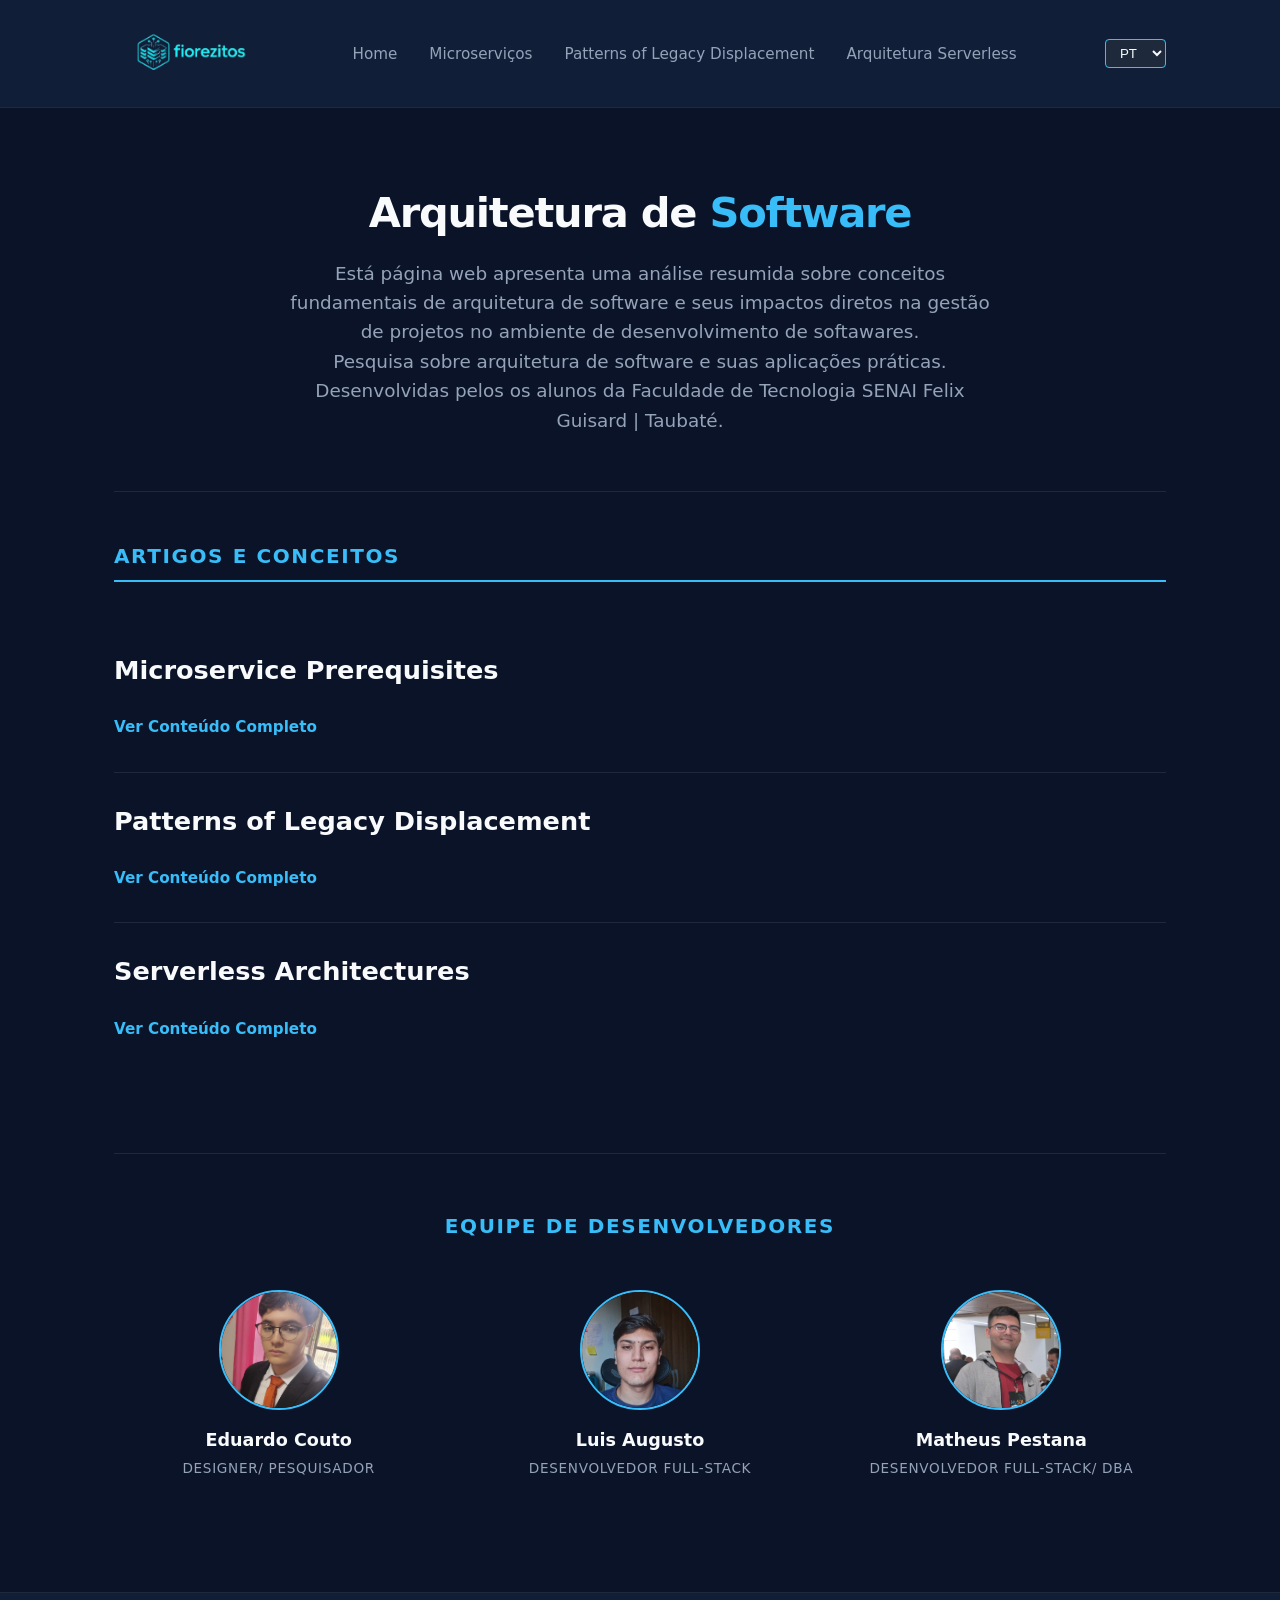
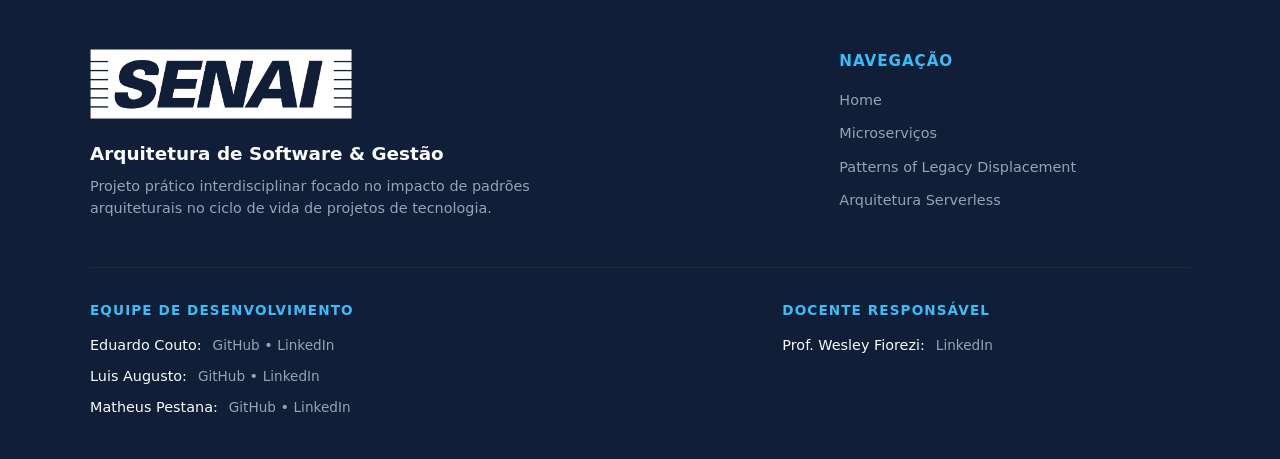
<file: index.html>
<!DOCTYPE html>
<html lang="pt-BR">
<head>
    <meta charset="UTF-8">
    <meta name="viewport" content="width=device-width, initial-scale=1.0">
    <link rel="icon" href="img/logo_oficial1.png" type="image/x-icon">
    <link rel="stylesheet" href="css/index.css">
    <title data-i18n="page_title_index">Arquitetura de Software</title>
</head>
<body>
    <header>
        <nav class="navbar">
            <ul>
                <img src="img/logo_weboficial.png" alt="Logo do site" class="logo">
                <li><a href="index.html" data-i18n="nav_home">Home</a></li>
                <li><a href="microsservicos.html" data-i18n="nav_microservices">Microserviços</a></li>
                <li><a href="sistemasLegados.html" data-i18n="nav_legacy">Patterns of Legacy Displacement</a></li>
                <li><a href="Arquiteturas_sem_servidor.html" data-i18n="nav_serverless">Arquitetura Serverless</a></li>
                <!-- Seletor de Idioma -->
                <li style="margin-left: auto;">
                    <select id="language-select" style="background: #1e293b; color: #f8fafc; border: 1px solid #38bdf8; padding: 5px 10px; border-radius: 4px; cursor: pointer;">
                        <option value="pt">PT</option>
                        <option value="en">EN</option>
                    </select>
                </li>
            </ul>
        </nav>
    </header>
    <main>
        <section id="apresentacao">
            <h1 data-i18n="index_hero_title">Arquitetura de <strong class="titulo_colorido">Software</strong></h1>
            <p data-i18n="index_hero_p1">Está página web apresenta uma análise resumida sobre conceitos fundamentais de arquitetura de software e seus impactos diretos na gestão de projetos no ambiente de desenvolvimento de softawares.</p>
            <p data-i18n="index_hero_p2">Pesquisa sobre arquitetura de software e suas aplicações práticas. Desenvolvidas pelos os alunos da Faculdade de Tecnologia SENAI Felix Guisard | Taubaté.</p>
        </section>

        <section id="artigos">
            <h2 data-i18n="index_articles_h2">Artigos e Conceitos</h2>

            <article class="card">
                <h3>Microservice Prerequisites</h3>
                <p></p>
                <a href="https://martinfowler.com/bliki/MicroservicePrerequisites.html" data-i18n="read_full">Ver Conteúdo Completo</a>
            </article>

            <article class="card">
                <h3>Patterns of Legacy Displacement</h3>
                <p></p>
                <a href="https://martinfowler.com/articles/patterns-legacy-displacement/" data-i18n="read_full">Ver Conteúdo Completo</a>
            </article>

            <article class="card">
                <h3>Serverless Architectures</h3>
                <p></p>
                <a href="https://martinfowler.com/articles/serverless.html" data-i18n="read_full">Ver Conteúdo Completo</a>
            </article>
        </section>

        <section id="equipe">
            <h2 data-i18n="index_team_h2">Equipe de Desenvolvedores</h2>
            <ul>
                <li>
                    <img src="img/eduardo_perfil.jpeg" alt="Foto de Eduardo Couto" width="150">
                    <p>Eduardo Couto</p>
                    <p data-i18n="role_designer">Designer/ Pesquisador</p>
                </li>
                <li>
                    <img src="img/luis_perfil.jpeg" alt="Foto de Luis Augusto" width="150">
                    <p>Luis Augusto</p>
                    <p data-i18n="role_fullstack">Desenvolvedor Full-Stack</p>
                </li>
                <li>
                    <img src="img/matheus_perfil03.jpeg" alt="Foto de Matheus Pestana" width="150">
                    <p>Matheus Pestana</p>
                    <p data-i18n="role_dba">Desenvolvedor Full-Stack/ DBA</p>
                </li>
            </ul>
        </section>
    </main>

    <footer class="main-footer">
        <div class="footer-container">
            <div class="footer-brand">
                <img src="img/logos_senai_branco.png" alt="Logo SENAI" class="logo-senai">
                <h3 data-i18n="footer_brand_h3">Arquitetura de Software & Gestão</h3>
                <p data-i18n="footer_brand_p">Projeto prático interdisciplinar focado no impacto de padrões arquiteturais no ciclo de vida de projetos de tecnologia.</p>
            </div>
            
            <div class="footer-links">
                <h4 data-i18n="footer_nav">Navegação</h4>
                <ul>
                    <li><a href="index.html" data-i18n="nav_home">Home</a></li>
                    <li><a href="microsservicos.html" data-i18n="nav_microservices">Microserviços</a></li>
                    <li><a href="sistemasLegados.html" data-i18n="nav_legacy">Patterns of Legacy Displacement</a></li>
                    <li><a href="Arquiteturas_sem_servidor.html" data-i18n="nav_serverless">Arquitetura Serverless</a></li>
                </ul>
            </div>
            
            <div class="footer-socials">
                <div class="social-group">
                    <h4 data-i18n="footer_team">Equipe de Desenvolvimento</h4>
                    <ul class="social-list">
                        <li><span class="member-name">Eduardo Couto:</span> <a href="https://github.com/Azumii20" target="_blank">GitHub</a> &bull; <a href="https://www.linkedin.com/in/eduardo-couto-a0a858279/?isSelfProfile=true" target="_blank">LinkedIn</a></li>
                        <li><span class="member-name">Luis Augusto:</span> <a href="https://github.com/Augustoluissilva" target="_blank">GitHub</a> &bull; <a href="https://www.linkedin.com/in/luis-augusto-santos-silva/" target="_blank">LinkedIn</a></li>
                        <li><span class="member-name">Matheus Pestana:</span> <a href="https://github.com/matheus-pestana" target="_blank">GitHub</a> &bull; <a href="https://www.linkedin.com/in/matheus-arcangelo?utm_source=share_via&utm_content=profile&utm_medium=member_android" target="_blank">LinkedIn</a></li>
                    </ul>
                </div>
                <div class="social-group docente">
                    <h4 data-i18n="footer_teacher">Docente Responsável</h4>
                    <p class="docente-info"><span class="member-name">Prof. Wesley Fiorezi:</span> <a href="https://www.linkedin.com/in/wesley-fioreze/" target="_blank">LinkedIn</a></p>
                </div>
            </div>
        </div>
    </footer>

    <!-- Script de Tradução -->
    <script src="js/translate.js"></script>
</body>
</html>
</file>
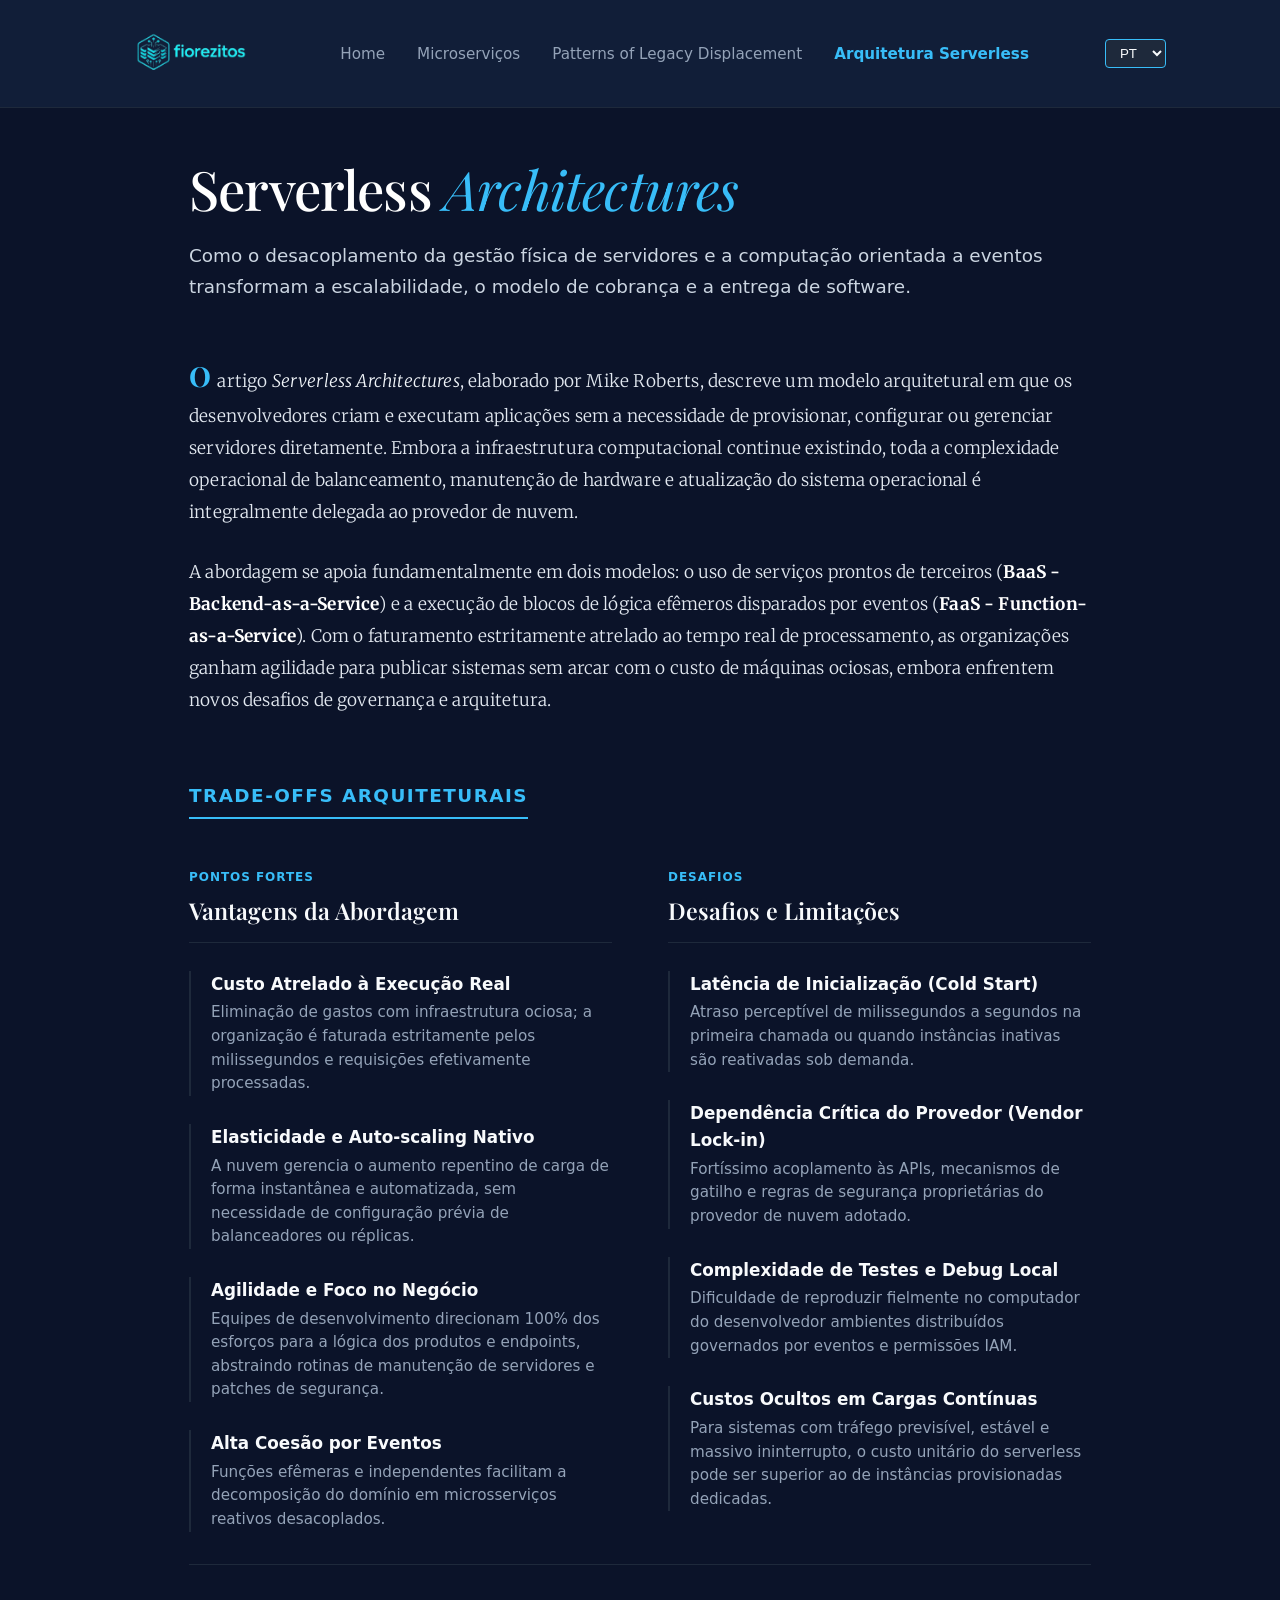
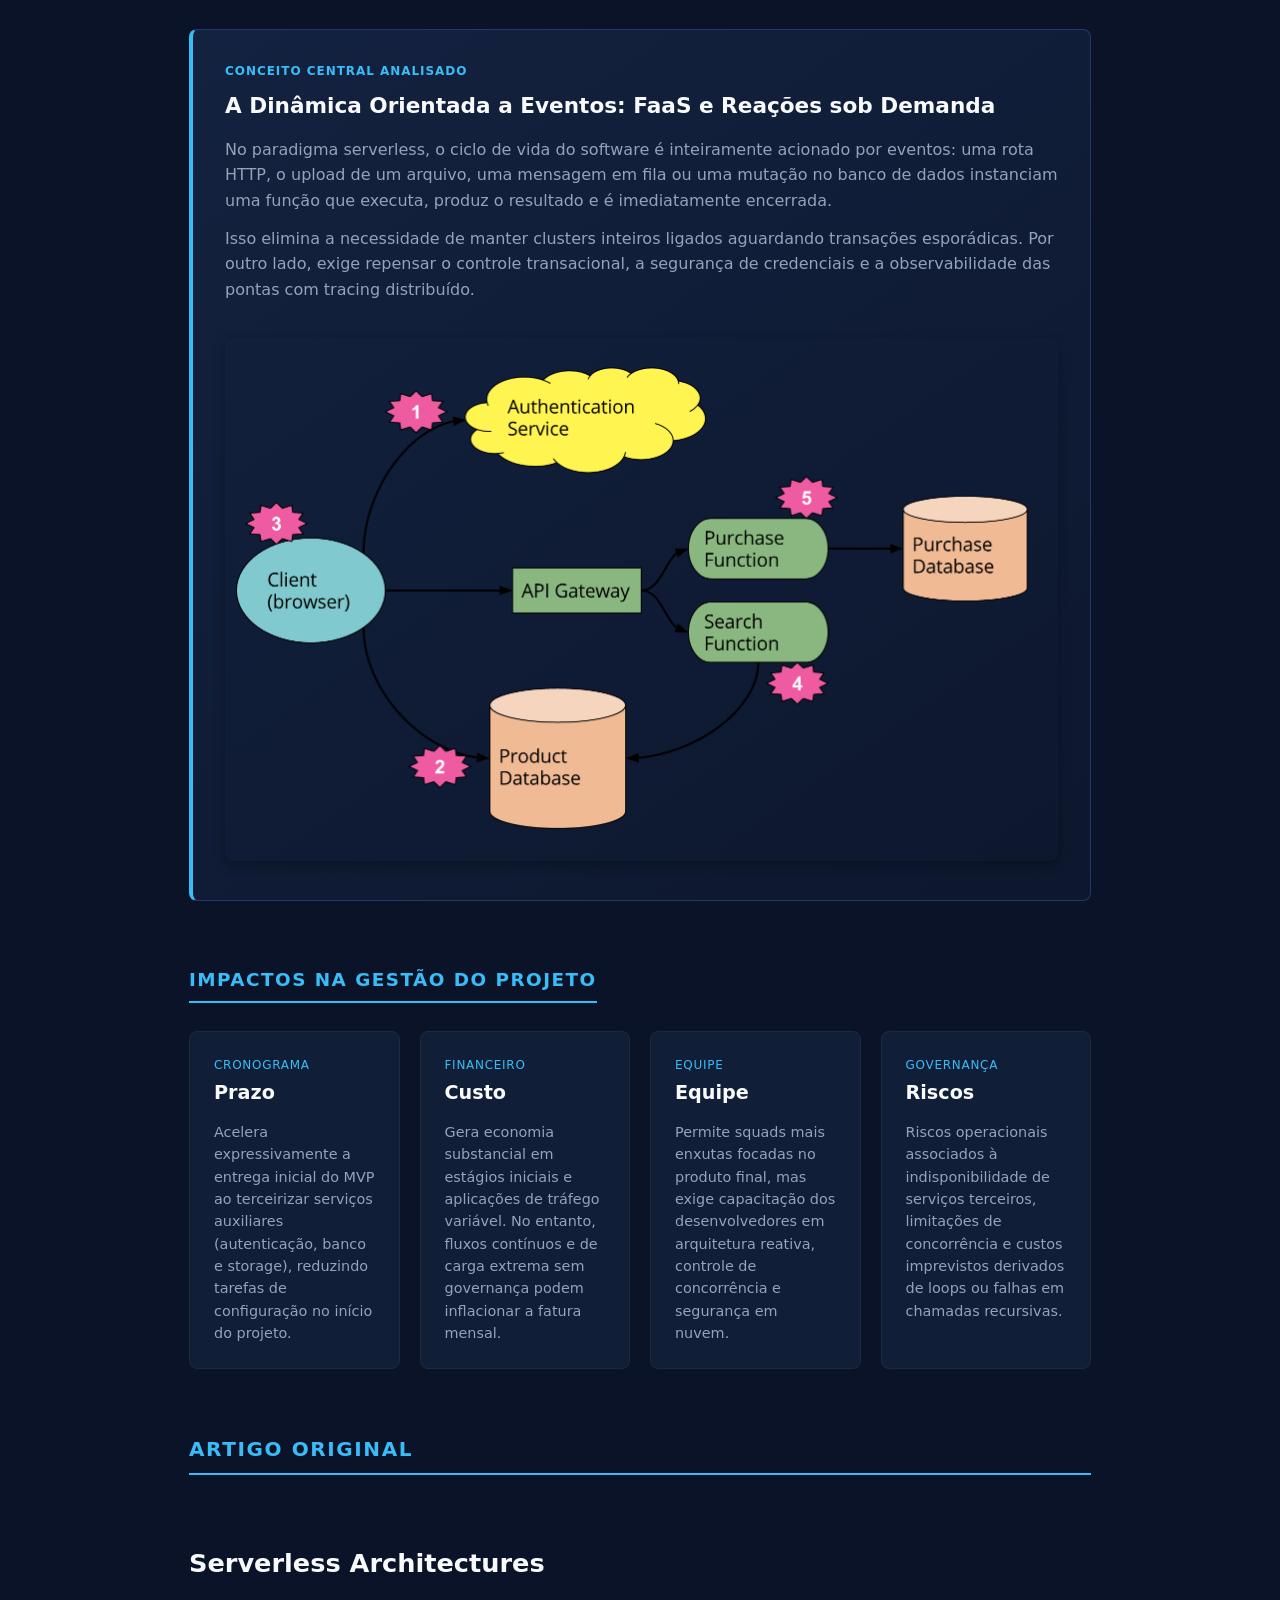
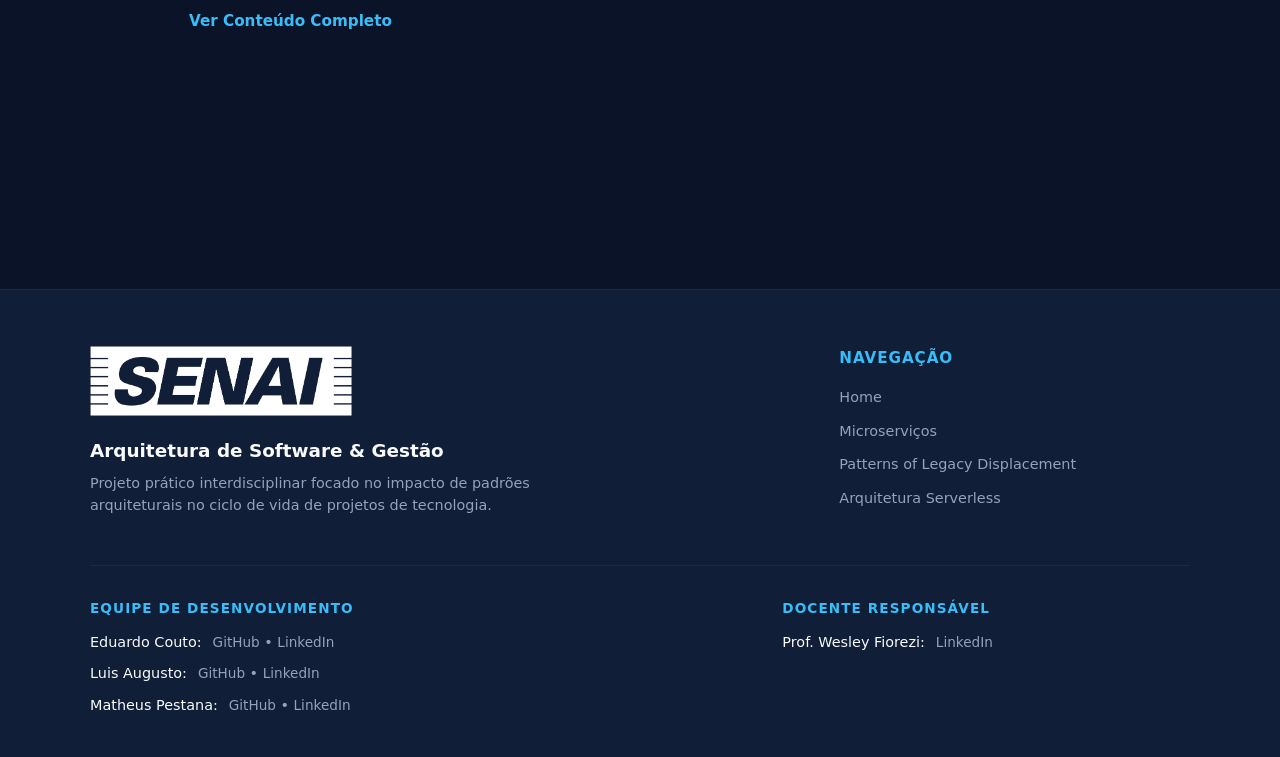
<file: Arquiteturas_sem_servidor.html>
<!doctype html>
<html lang="pt-BR">

<head>
  <meta charset="UTF-8" />
  <meta name="viewport" content="width=device-width, initial-scale=1.0" />
  <link rel="icon" href="img/logo_oficial1.png" type="image/x-icon">
  <link rel="stylesheet" href="css/index.css" />
  <link rel="stylesheet" href="css/post.css" />

  <link rel="preconnect" href="https://fonts.googleapis.com" />
  <link rel="preconnect" href="https://fonts.gstatic.com" crossorigin />
  <link
    href="https://fonts.googleapis.com/css2?family=Merriweather:ital,wght@0,300;0,400;0,700;1,300;1,400&family=Playfair+Display:ital,wght@0,500;0,700;1,400;1,600&display=swap"
    rel="stylesheet" />
  <title data-i18n="serverless_page_title">Serverless Architectures | Arquitetura de Software</title>
</head>

<body>

  <header>
    <nav class="navbar">
      <ul>
        <img src="img/logo_weboficial.png" alt="Logo do site" class="logo" />
        <li><a href="index.html" data-i18n="nav_home">Home</a></li>
        <li><a href="microsservicos.html" data-i18n="nav_microservices">Microserviços</a></li>
        <li><a href="sistemasLegados.html" data-i18n="nav_legacy">Patterns of Legacy Displacement</a></li>
        <li><a href="Arquiteturas_sem_servidor.html" class="active" data-i18n="nav_serverless">Arquitetura Serverless</a></li>
        <li style="margin-left: auto;">
            <select id="language-select" style="background: #1e293b; color: #f8fafc; border: 1px solid #38bdf8; padding: 5px 10px; border-radius: 4px; cursor: pointer;">
                <option value="pt">PT</option>
                <option value="en">EN</option>
            </select>
        </li>
      </ul>
    </nav>
  </header>


  <main class="post-main">
    <div class="post-hero">
      <h1 data-i18n="serverless_hero_title">
        Serverless <span class="destaque-serif">Architectures</span>
      </h1>
      <p class="post-lead" data-i18n="serverless_hero_lead">
        Como o desacoplamento da gestão física de servidores e a computação orientada
        a eventos transformam a escalabilidade, o modelo de cobrança e a entrega de software.
      </p>
    </div>


    <section class="post-section editorial-article">
      <p class="dropcap-paragraph" data-i18n="serverless_p1">
        O artigo <em>Serverless Architectures</em>, elaborado por Mike Roberts,
        descreve um modelo arquitetural em que os desenvolvedores criam e executam
        aplicações sem a necessidade de provisionar, configurar ou gerenciar servidores
        diretamente. Embora a infraestrutura computacional continue existindo, toda a
        complexidade operacional de balanceamento, manutenção de hardware e atualização
        do sistema operacional é integralmente delegada ao provedor de nuvem.
      </p>
      <p data-i18n="serverless_p2">
        A abordagem se apoia fundamentalmente em dois modelos: o uso de serviços prontos de terceiros
        (<strong>BaaS - Backend-as-a-Service</strong>) e a execução de blocos de lógica efêmeros disparados por
        eventos (<strong>FaaS - Function-as-a-Service</strong>). Com o faturamento estritamente atrelado ao tempo
        real de processamento, as organizações ganham agilidade para publicar sistemas sem arcar com o custo de
        máquinas ociosas, embora enfrentem novos desafios de governança e arquitetura.
      </p>
    </section>


    <section class="post-section">
      <h2 class="section-badge" data-i18n="tradeoffs">Trade-offs Arquiteturais</h2>

      <div class="tradeoffs-container">

        <div class="tradeoff-column">
          <div class="tradeoff-title">
            <span class="tag-tradeoff" data-i18n="strengths">Pontos Fortes</span>
            <h3 data-i18n="advantages">Vantagens da Abordagem</h3>
          </div>
          <ul class="tradeoff-list">
            <li>
              <strong data-i18n="serverless_adv_1_title">Custo Atrelado à Execução Real</strong>
              <p data-i18n="serverless_adv_1_desc">Eliminação de gastos com infraestrutura ociosa; a organização é faturada estritamente pelos milissegundos e requisições efetivamente processadas.</p>
            </li>
            <li>
              <strong data-i18n="serverless_adv_2_title">Elasticidade e Auto-scaling Nativo</strong>
              <p data-i18n="serverless_adv_2_desc">A nuvem gerencia o aumento repentino de carga de forma instantánea e automatizada, sem necessidade de configuração prévia de balanceadores ou réplicas.</p>
            </li>
            <li>
              <strong data-i18n="serverless_adv_3_title">Agilidade e Foco no Negócio</strong>
              <p data-i18n="serverless_adv_3_desc">Equipes de desenvolvimento direcionam 100% dos esforços para a lógica dos produtos e endpoints, abstraindo rotinas de manutenção de servidores e patches de segurança.</p>
            </li>
            <li>
              <strong data-i18n="serverless_adv_4_title">Alta Coesão por Eventos</strong>
              <p data-i18n="serverless_adv_4_desc">Funções efêmeras e independentes facilitam a decomposição do domínio em microsserviços reativos desacoplados.</p>
            </li>
          </ul>
        </div>


        <div class="tradeoff-column">
          <div class="tradeoff-title">
            <span class="tag-tradeoff" data-i18n="challenges">Desafios</span>
            <h3 data-i18n="limitations">Desafios e Limitações</h3>
          </div>
          <ul class="tradeoff-list">
            <li>
              <strong data-i18n="serverless_chal_1_title">Latência de Inicialização (Cold Start)</strong>
              <p data-i18n="serverless_chal_1_desc">Atraso perceptível de milissegundos a segundos na primeira chamada ou quando instâncias inativas são reativadas sob demanda.</p>
            </li>
            <li>
              <strong data-i18n="serverless_chal_2_title">Dependência Crítica do Provedor (Vendor Lock-in)</strong>
              <p data-i18n="serverless_chal_2_desc">Fortíssimo acoplamento às APIs, mecanismos de gatilho e regras de segurança proprietárias do provedor de nuvem adotado.</p>
            </li>
            <li>
              <strong data-i18n="serverless_chal_3_title">Complexidade de Testes e Debug Local</strong>
              <p data-i18n="serverless_chal_3_desc">Dificuldade de reproduzir fielmente no computador do desenvolvedor ambientes distribuídos governados por eventos e permissões IAM.</p>
            </li>
            <li>
              <strong data-i18n="serverless_chal_4_title">Custos Ocultos em Cargas Contínuas</strong>
              <p data-i18n="serverless_chal_4_desc">Para sistemas com tráfego previsível, estável e massivo ininterrupto, o custo unitário do serverless pode ser superior ao de instâncias provisionadas dedicadas.</p>
            </li>
          </ul>
        </div>
      </div>
    </section>


    <section class="post-section">
      <div class="case-study-box">
        <span class="case-tag" data-i18n="serverless_case_tag">Conceito Central Analisado</span>
        <h3 data-i18n="serverless_case_title">A Dinâmica Orientada a Eventos: FaaS e Reações sob Demanda</h3>
        <p data-i18n="serverless_case_p1">
          No paradigma serverless, o ciclo de vida do software é inteiramente acionado por eventos: uma rota HTTP,
          o upload de um arquivo, uma mensagem em fila ou uma mutação no banco de dados instanciam uma função que
          executa, produz o resultado e é imediatamente encerrada.
        </p>
        <p data-i18n="serverless_case_p2">
          Isso elimina a necessidade de manter clusters inteiros ligados aguardando transações esporádicas. Por outro
          lado, exige repensar o controle transacional, a segurança de credenciais e a observabilidade das pontas com tracing
          distribuído.
        </p>
        <img src="img/serverless.png" alt="Ilustração do conceito Serverless" class="monolith">
      </div>
    </section>


    <section class="post-section">
      <h2 class="section-badge" data-i18n="project_impacts">Impactos na Gestão do Projeto</h2>
      <div class="management-grid">
        <div class="management-card">
          <div class="card-pillar">
            <span class="pillar-label" data-i18n="timeline">Cronograma</span>
            <h4 data-i18n="deadline">Prazo</h4>
          </div>
          <p data-i18n="serverless_mg_1">
            Acelera expressivamente a entrega inicial do MVP ao terceirizar serviços auxiliares
            (autenticação, banco e storage), reduzindo tarefas de configuração no início do projeto.
          </p>
        </div>

        <div class="management-card">
          <div class="card-pillar">
            <span class="pillar-label" data-i18n="financial">Financeiro</span>
            <h4 data-i18n="cost">Custo</h4>
          </div>
          <p data-i18n="serverless_mg_2">
            Gera economia substancial em estágios iniciais e aplicações de tráfego variável. No entanto,
            fluxos contínuos e de carga extrema sem governança podem inflacionar a fatura mensal.
          </p>
        </div>

        <div class="management-card">
          <div class="card-pillar">
            <span class="pillar-label" data-i18n="people">Equipe</span>
            <h4 data-i18n="team_label">Equipe</h4>
          </div>
          <p data-i18n="serverless_mg_3">
            Permite squads mais enxutas focadas no produto final, mas exige capacitação dos desenvolvedores
            em arquitetura reativa, controle de concorrência e segurança em nuvem.
          </p>
        </div>

        <div class="management-card">
          <div class="card-pillar">
            <span class="pillar-label" data-i18n="governance">Governança</span>
            <h4 data-i18n="risks">Riscos</h4>
          </div>
          <p data-i18n="serverless_mg_4">
            Riscos operacionais associados à indisponibilidade de serviços terceiros, limitações de concorrência
            e custos imprevistos derivados de loops ou falhas em chamadas recursivas.
          </p>
        </div>
      </div>
    </section>

    <section id="artigos">
      <h2 data-i18n="original_article">Artigo Original</h2>
      <article class="card">
        <h3>Serverless Architectures</h3>
        <p></p>
        <a href="https://martinfowler.com/articles/serverless.html" data-i18n="read_full">Ver Conteúdo Completo</a>
      </article>
    </section>
  </main>


  <footer class="main-footer">
    <div class="footer-container">
      <div class="footer-brand">
        <img src="img/logos_senai_branco.png" alt="Logo SENAI" class="logo-senai" />
        <h3 data-i18n="footer_brand_h3">Arquitetura de Software & Gestão</h3>
        <p data-i18n="footer_brand_p">
          Projeto prático interdisciplinar focado no impacto de padrões
          arquiteturais no ciclo de vida de projetos de tecnologia.
        </p>
      </div>

      <div class="footer-links">
        <h4 data-i18n="footer_nav">Navegação</h4>
        <ul>
          <li><a href="index.html" data-i18n="nav_home">Home</a></li>
          <li><a href="microsservicos.html" data-i18n="nav_microservices">Microserviços</a></li>
          <li><a href="sistemasLegados.html" data-i18n="nav_legacy">Patterns of Legacy Displacement</a></li>
          <li><a href="Arquiteturas_sem_servidor.html" data-i18n="nav_serverless">Arquitetura Serverless</a></li>
        </ul>
      </div>

      <div class="footer-socials">
        <div class="social-group">
          <h4 data-i18n="footer_team">Equipe de Desenvolvimento</h4>
          <ul class="social-list">
            <li>
              <span class="member-name">Eduardo Couto:</span>
              <a href="https://github.com/Azumii20" target="_blank" rel="noopener noreferrer">GitHub</a>
              &bull;
              <a href="https://www.linkedin.com/in/eduardo-couto-a0a858279/?isSelfProfile=true" target="_blank"
                rel="noopener noreferrer">LinkedIn</a>
            </li>
            <li>
              <span class="member-name">Luis Augusto:</span>
              <a href="https://github.com/Augustoluissilva" target="_blank" rel="noopener noreferrer">GitHub</a>
              &bull;
              <a href="https://www.linkedin.com/in/luis-augusto-santos-silva/" target="_blank"
                rel="noopener noreferrer">LinkedIn</a>
            </li>
            <li>
              <span class="member-name">Matheus Pestana:</span>
              <a href="https://github.com/matheus-pestana" target="_blank" rel="noopener noreferrer">GitHub</a>
              &bull;
              <a href="https://www.linkedin.com/in/matheus-arcangelo?utm_source=share_via&utm_content=profile&utm_medium=member_android"
                target="_blank" rel="noopener noreferrer">LinkedIn</a>
            </li>
          </ul>
        </div>

        <div class="social-group docente">
          <h4 data-i18n="footer_teacher">Docente Responsável</h4>
          <p class="docente-info">
            <span class="member-name">Prof. Wesley Fiorezi:</span>
            <a href="https://www.linkedin.com/in/wesley-fioreze/" target="_blank" rel="noopener noreferrer">LinkedIn</a>
          </p>
        </div>
      </div>
    </div>
  </footer>
  <script src="js/translate.js"></script>
</body>

</html>
</file>
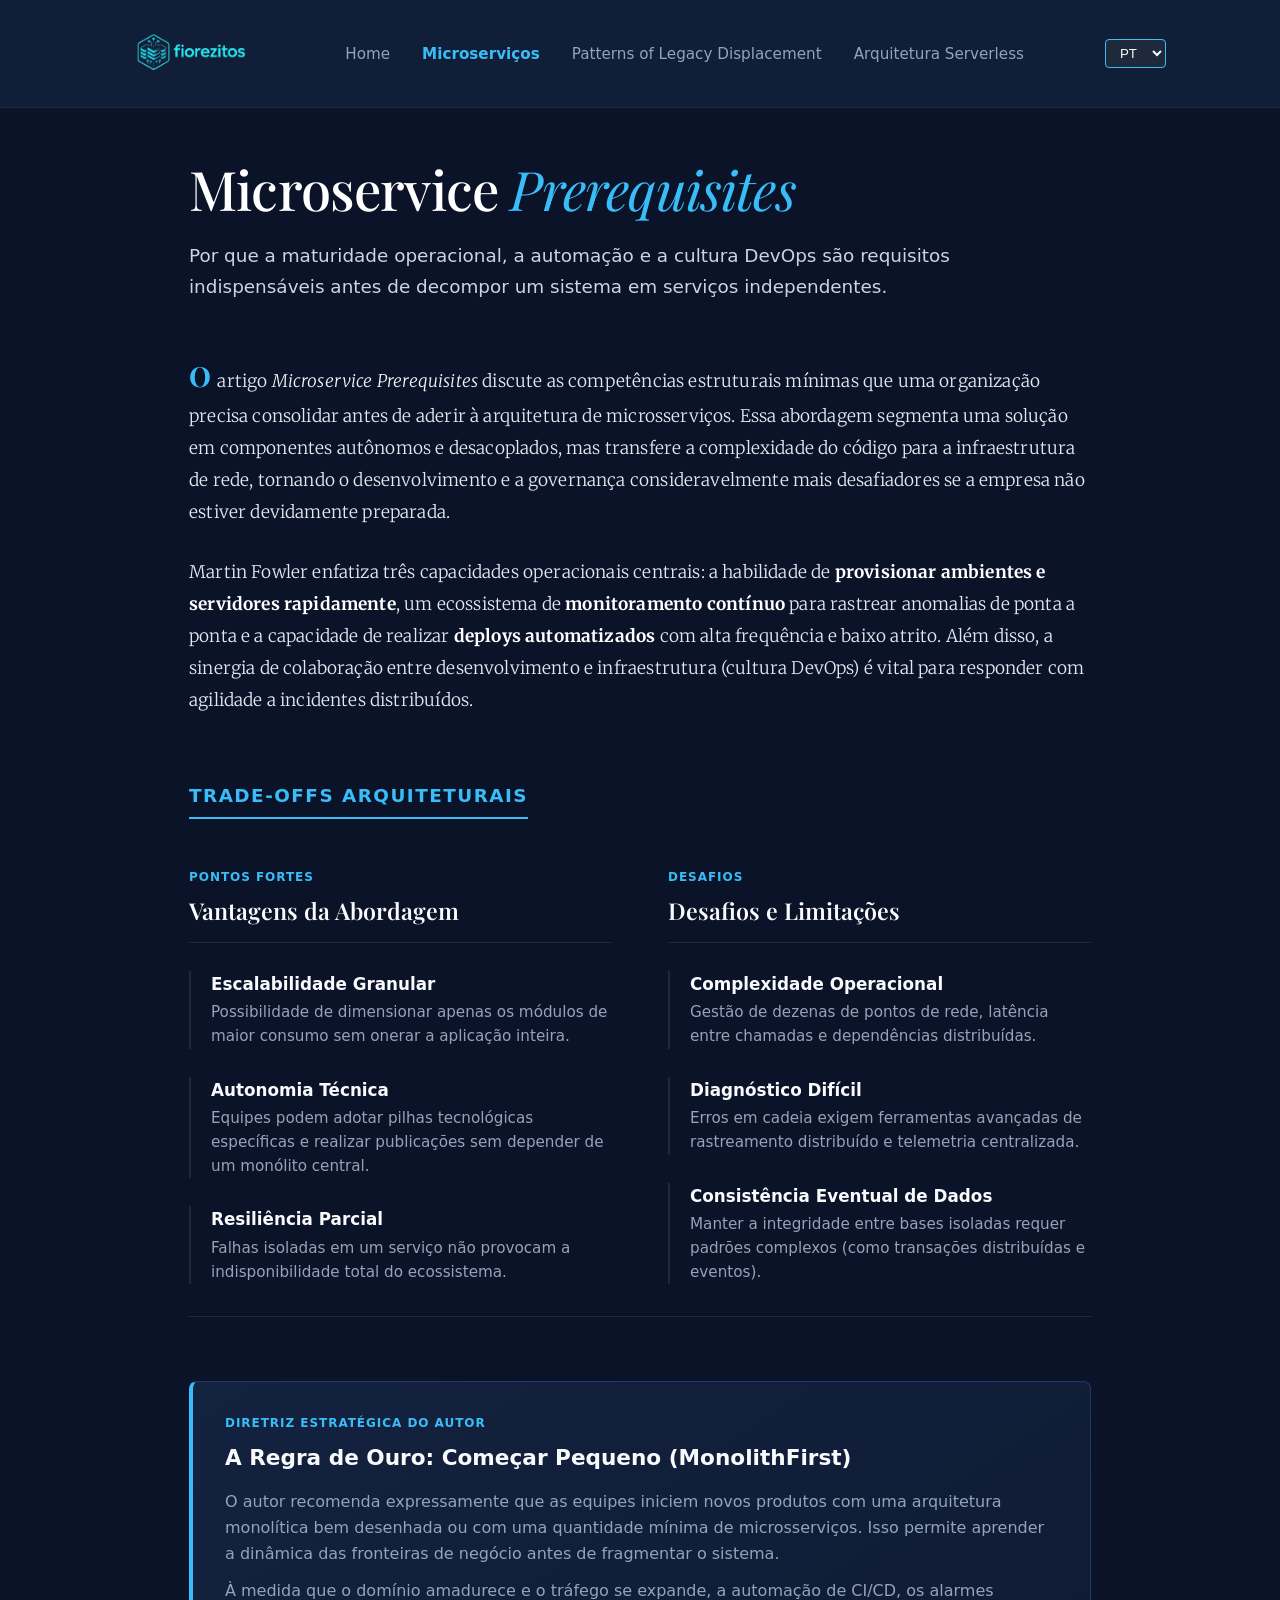
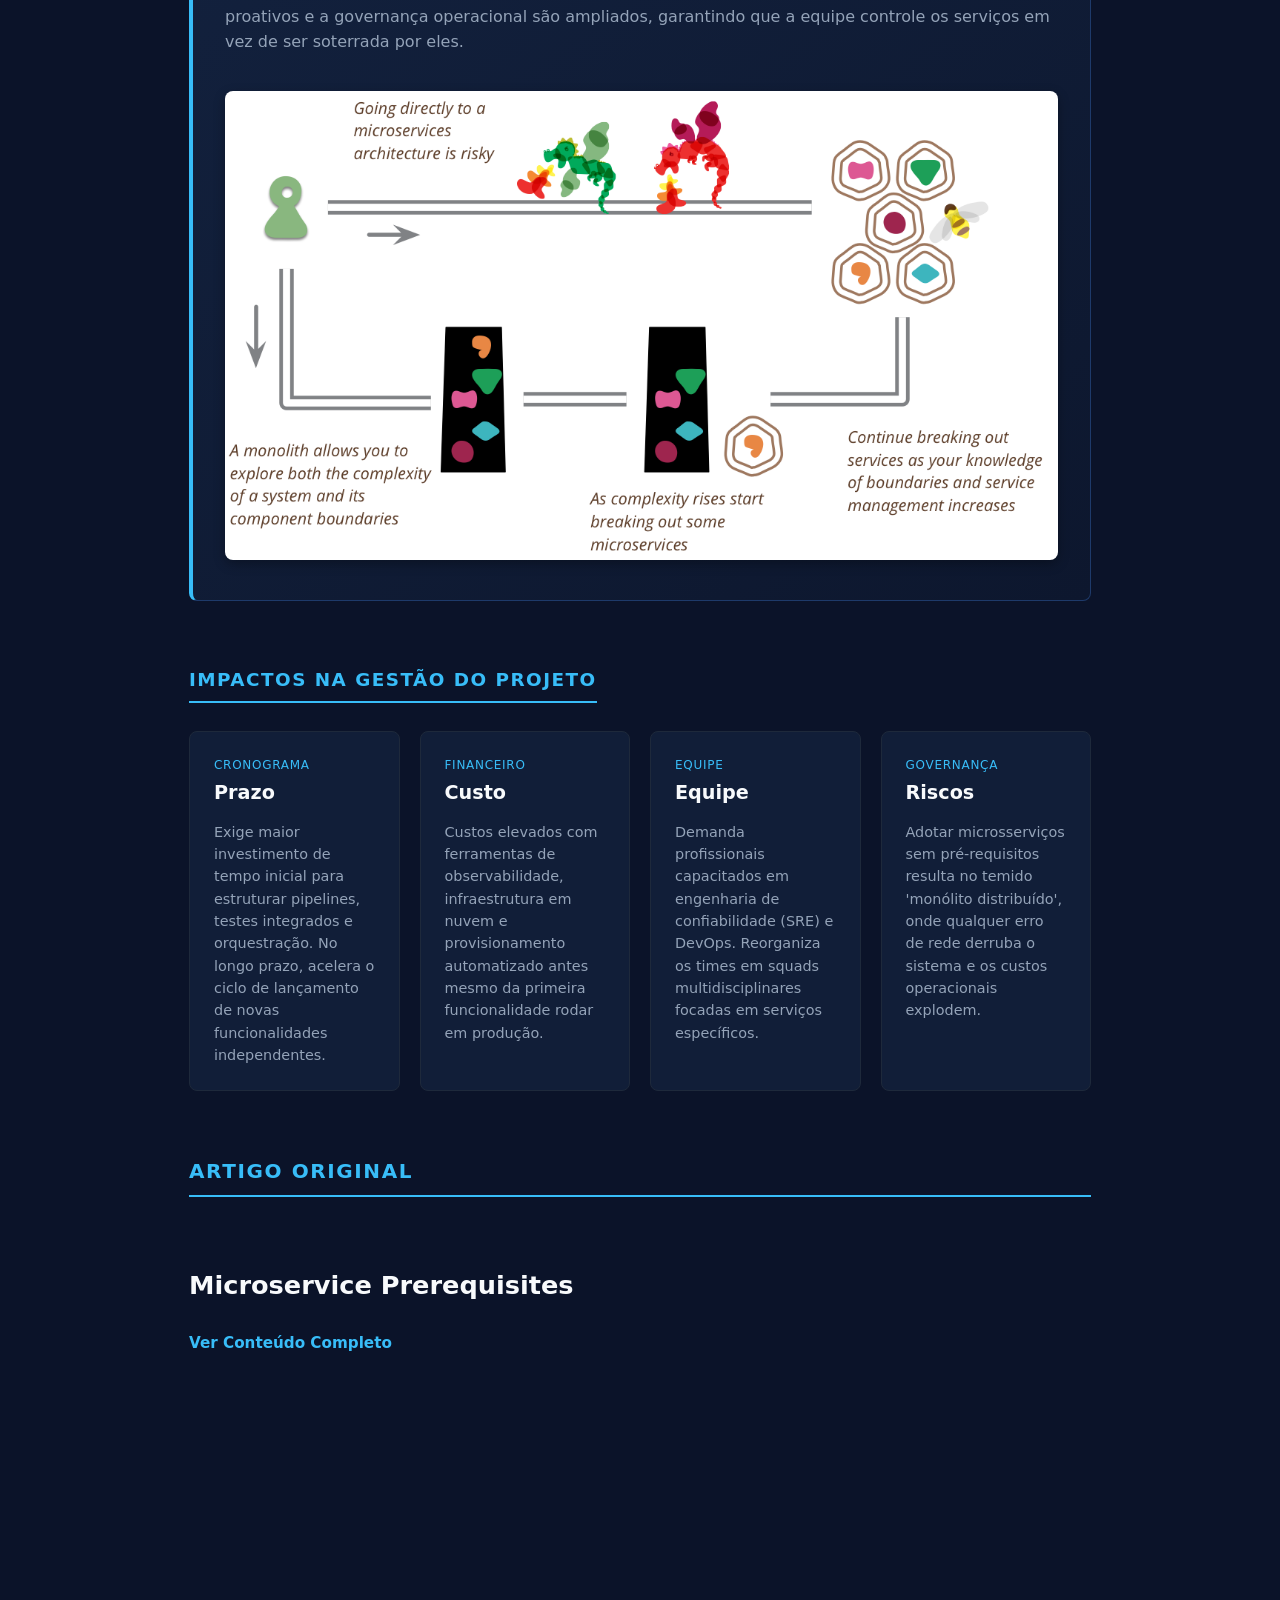
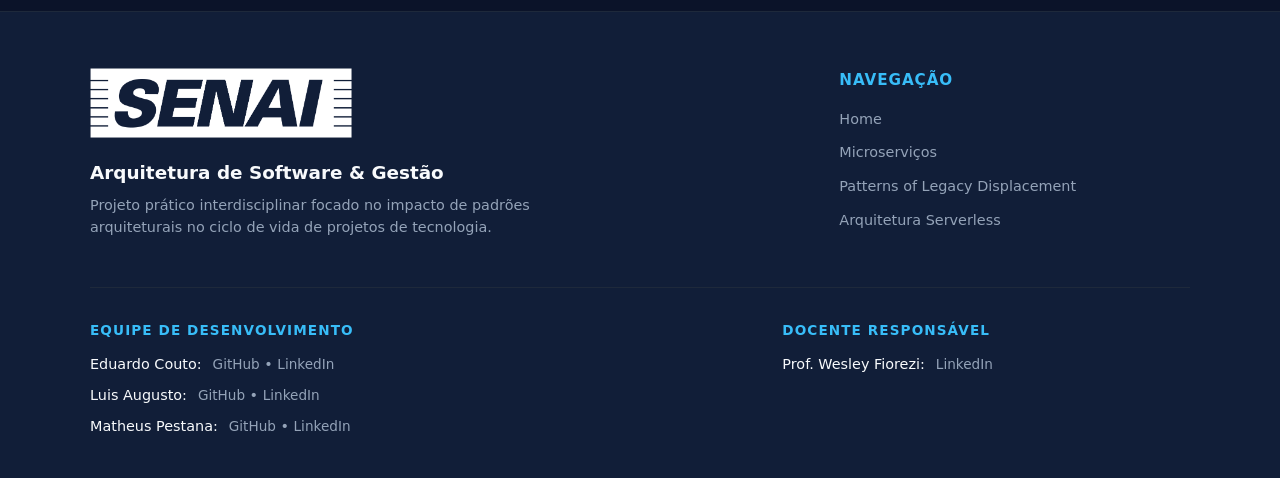
<file: microsservicos.html>
<!doctype html>
<html lang="pt-BR">

<head>
  <meta charset="UTF-8" />
  <meta name="viewport" content="width=device-width, initial-scale=1.0" />
  <link rel="icon" href="img/logo_oficial1.png" type="image/x-icon">
  <link rel="stylesheet" href="css/index.css" />
  <link rel="stylesheet" href="css/post.css" />

  <link rel="preconnect" href="https://fonts.googleapis.com" />
  <link rel="preconnect" href="https://fonts.gstatic.com" crossorigin />
  <link
    href="https://fonts.googleapis.com/css2?family=Merriweather:ital,wght@0,300;0,400;0,700;1,300;1,400&family=Playfair+Display:ital,wght@0,500;0,700;1,400;1,600&display=swap"
    rel="stylesheet" />
  <title data-i18n="micro_page_title">Microservice Prerequisites | Arquitetura de Software</title>
</head>

<body>

  <header>
    <nav class="navbar">
      <ul>
        <img src="img/logo_weboficial.png" alt="Logo do site" class="logo" />
        <li><a href="index.html" data-i18n="nav_home">Home</a></li>
        <li><a href="microsservicos.html" class="active" data-i18n="nav_microservices">Microserviços</a></li>
        <li><a href="sistemasLegados.html" data-i18n="nav_legacy">Patterns of Legacy Displacement</a></li>
        <li><a href="Arquiteturas_sem_servidor.html" data-i18n="nav_serverless">Arquitetura Serverless</a></li>
        <li style="margin-left: auto;">
            <select id="language-select" style="background: #1e293b; color: #f8fafc; border: 1px solid #38bdf8; padding: 5px 10px; border-radius: 4px; cursor: pointer;">
                <option value="pt">PT</option>
                <option value="en">EN</option>
            </select>
        </li>
      </ul>
    </nav>
  </header>


  <main class="post-main">
    <div class="post-hero">
      <h1 data-i18n="micro_hero_title">
        Microservice <span class="destaque-serif">Prerequisites</span>
      </h1>
      <p class="post-lead" data-i18n="micro_hero_lead">
        Por que a maturidade operacional, a automação e a cultura DevOps são
        requisitos indispensáveis antes de decompor um sistema em serviços independentes.
      </p>
    </div>


    <section class="post-section editorial-article">
      <p class="dropcap-paragraph" data-i18n="micro_p1">
        O artigo <em>Microservice Prerequisites</em> discute as competências
        estruturais mínimas que uma organização precisa consolidar antes de
        aderir à arquitetura de microsserviços. Essa abordagem segmenta uma
        solução em componentes autônomos e desacoplados, mas transfere a
        complexidade do código para a infraestrutura de rede, tornando o
        desenvolvimento e a governança consideravelmente mais desafiadores se a
        empresa não estiver devidamente preparada.
      </p>
      <p data-i18n="micro_p2">
        Martin Fowler enfatiza três capacidades operacionais centrais: a
        habilidade de <strong>provisionar ambientes e servidores rapidamente</strong>,
        um ecossistema de <strong>monitoramento contínuo</strong> para rastrear
        anomalias de ponta a ponta e a capacidade de realizar <strong>deploys
          automatizados</strong> com alta frequência e baixo atrito. Além disso, a
        sinergia de colaboração entre desenvolvimento e infraestrutura (cultura
        DevOps) é vital para responder com agilidade a incidentes distribuídos.
      </p>
    </section>

    <section class="post-section">
      <h2 class="section-badge" data-i18n="tradeoffs">Trade-offs Arquiteturais</h2>

      <div class="tradeoffs-container">
        <!-- Coluna de Vantagens -->
        <div class="tradeoff-column">
          <div class="tradeoff-title">
            <span class="tag-tradeoff" data-i18n="strengths">Pontos Fortes</span>
            <h3 data-i18n="advantages">Vantagens da Abordagem</h3>
          </div>
          <ul class="tradeoff-list">
            <li>
              <strong data-i18n="micro_adv_1_title">Escalabilidade Granular</strong>
              <p data-i18n="micro_adv_1_desc">Possibilidade de dimensionar apenas os módulos de maior consumo sem onerar a aplicação inteira.</p>
            </li>
            <li>
              <strong data-i18n="micro_adv_2_title">Autonomia Técnica</strong>
              <p data-i18n="micro_adv_2_desc">Equipes podem adotar pilhas tecnológicas específicas e realizar publicações sem depender de um monólito central.</p>
            </li>
            <li>
              <strong data-i18n="micro_adv_3_title">Resiliência Parcial</strong>
              <p data-i18n="micro_adv_3_desc">Falhas isoladas em um serviço não provocam a indisponibilidade total do ecossistema.</p>
            </li>
          </ul>
        </div>


        <div class="tradeoff-column">
          <div class="tradeoff-title">
            <span class="tag-tradeoff" data-i18n="challenges">Desafios</span>
            <h3 data-i18n="limitations">Desafios e Limitações</h3>
          </div>
          <ul class="tradeoff-list">
            <li>
              <strong data-i18n="micro_chal_1_title">Complexidade Operacional</strong>
              <p data-i18n="micro_chal_1_desc">Gestão de dezenas de pontos de rede, latência entre chamadas e dependências distribuídas.</p>
            </li>
            <li>
              <strong data-i18n="micro_chal_2_title">Diagnóstico Difícil</strong>
              <p data-i18n="micro_chal_2_desc">Erros em cadeia exigem ferramentas avançadas de rastreamento distribuído e telemetria centralizada.</p>
            </li>
            <li>
              <strong data-i18n="micro_chal_3_title">Consistência Eventual de Dados</strong>
              <p data-i18n="micro_chal_3_desc">Manter a integridade entre bases isoladas requer padrões complexos (como transações distribuídas e eventos).</p>
            </li>
          </ul>
        </div>
      </div>
    </section>


    <section class="post-section">
      <div class="case-study-box">
        <span class="case-tag" data-i18n="micro_case_tag">Diretriz Estratégica do Autor</span>
        <h3 data-i18n="micro_case_title">A Regra de Ouro: Começar Pequeno (MonolithFirst)</h3>
        <p data-i18n="micro_case_p1">
          O autor recomenda expressamente que as equipes iniciem novos produtos
          com uma arquitetura monolítica bem desenhada ou com uma quantidade mínima
          de microsserviços. Isso permite aprender a dinâmica das fronteiras de
          negócio antes de fragmentar o sistema.
        </p>
        <p data-i18n="micro_case_p2">
          À medida que o domínio amadurece e o tráfego se expande, a automação
          de CI/CD, os alarmes proativos e a governança operacional são ampliados,
          garantindo que a equipe controle os serviços em vez de ser soterrada por eles.
        </p>
          <img src="img/monolith.png" class="monolith" alt="Ilustração do conceito Monolith First" />
      </div>
    </section>


    <section class="post-section">
      <h2 class="section-badge" data-i18n="project_impacts">Impactos na Gestão do Projeto</h2>
      <div class="management-grid">
        <div class="management-card">
          <div class="card-pillar">
            <span class="pillar-label" data-i18n="timeline">Cronograma</span>
            <h4 data-i18n="deadline">Prazo</h4>
          </div>
          <p data-i18n="micro_mg_1">
            Exige maior investimento de tempo inicial para estruturar pipelines,
            testes integrados e orquestração. No longo prazo, acelera o ciclo de
            lançamento de novas funcionalidades independentes.
          </p>
        </div>

        <div class="management-card">
          <div class="card-pillar">
            <span class="pillar-label" data-i18n="financial">Financeiro</span>
            <h4 data-i18n="cost">Custo</h4>
          </div>
          <p data-i18n="micro_mg_2">
            Custos elevados com ferramentas de observabilidade, infraestrutura em
            nuvem e provisionamento automatizado antes mesmo da primeira funcionalidade rodar em produção.
          </p>
        </div>

        <div class="management-card">
          <div class="card-pillar">
            <span class="pillar-label" data-i18n="people">Equipe</span>
            <h4 data-i18n="team_label">Equipe</h4>
          </div>
          <p data-i18n="micro_mg_3">
            Demanda profissionais capacitados em engenharia de confiabilidade (SRE)
            e DevOps. Reorganiza os times em squads multidisciplinares focadas em serviços específicos.
          </p>
        </div>

        <div class="management-card">
          <div class="card-pillar">
            <span class="pillar-label" data-i18n="governance">Governança</span>
            <h4 data-i18n="risks">Riscos</h4>
          </div>
          <p data-i18n="micro_mg_4">
            Adotar microsserviços sem pré-requisitos resulta no temido "monólito
            distribuído", onde qualquer erro de rede derruba o sistema e os custos operacionais explodem.
          </p>
        </div>
      </div>
    </section>

    <section id="artigos">
      <h2 data-i18n="original_article">Artigo Original</h2>
      <article class="card">
        <h3>Microservice Prerequisites</h3>
        <p></p>
        <a href="https://martinfowler.com/bliki/MicroservicePrerequisites.html" data-i18n="read_full">Ver Conteúdo Completo</a>
      </article>
    </section>
  </main>


  <footer class="main-footer">
    <div class="footer-container">
      <div class="footer-brand">
        <img src="img/logos_senai_branco.png" alt="Logo SENAI" class="logo-senai" />
        <h3 data-i18n="footer_brand_h3">Arquitetura de Software & Gestão</h3>
        <p data-i18n="footer_brand_p">
          Projeto prático interdisciplinar focado no impacto de padrões
          arquiteturais no ciclo de vida de projetos de tecnologia.
        </p>
      </div>

      <div class="footer-links">
        <h4 data-i18n="footer_nav">Navegação</h4>
        <ul>
          <li><a href="index.html" data-i18n="nav_home">Home</a></li>
          <li><a href="microsservicos.html" data-i18n="nav_microservices">Microserviços</a></li>
          <li><a href="sistemasLegados.html" data-i18n="nav_legacy">Patterns of Legacy Displacement</a></li>
          <li><a href="Arquiteturas_sem_servidor.html" data-i18n="nav_serverless">Arquitetura Serverless</a></li>
        </ul>
      </div>

      <div class="footer-socials">
        <div class="social-group">
          <h4 data-i18n="footer_team">Equipe de Desenvolvimento</h4>
          <ul class="social-list">
            <li>
              <span class="member-name">Eduardo Couto:</span>
              <a href="https://github.com/Azumii20" target="_blank" rel="noopener noreferrer">GitHub</a>
              &bull;
              <a href="https://www.linkedin.com/in/eduardo-couto-a0a858279/?isSelfProfile=true" target="_blank"
                rel="noopener noreferrer">LinkedIn</a>
            </li>
            <li>
              <span class="member-name">Luis Augusto:</span>
              <a href="https://github.com/Augustoluissilva" target="_blank" rel="noopener noreferrer">GitHub</a>
              &bull;
              <a href="https://www.linkedin.com/in/luis-augusto-santos-silva/" target="_blank"
                rel="noopener noreferrer">LinkedIn</a>
            </li>
            <li>
              <span class="member-name">Matheus Pestana:</span>
              <a href="https://github.com/matheus-pestana" target="_blank" rel="noopener noreferrer">GitHub</a>
              &bull;
              <a href="https://www.linkedin.com/in/matheus-arcangelo?utm_source=share_via&utm_content=profile&utm_medium=member_android"
                target="_blank" rel="noopener noreferrer">LinkedIn</a>
            </li>
          </ul>
        </div>

        <div class="social-group docente">
          <h4 data-i18n="footer_teacher">Docente Responsável</h4>
          <p class="docente-info">
            <span class="member-name">Prof. Wesley Fiorezi:</span>
            <a href="https://www.linkedin.com/in/wesley-fioreze/" target="_blank" rel="noopener noreferrer">LinkedIn</a>
          </p>
        </div>
      </div>
    </div>
  </footer>
  <script src="js/translate.js"></script>
</body>

</html>
</file>
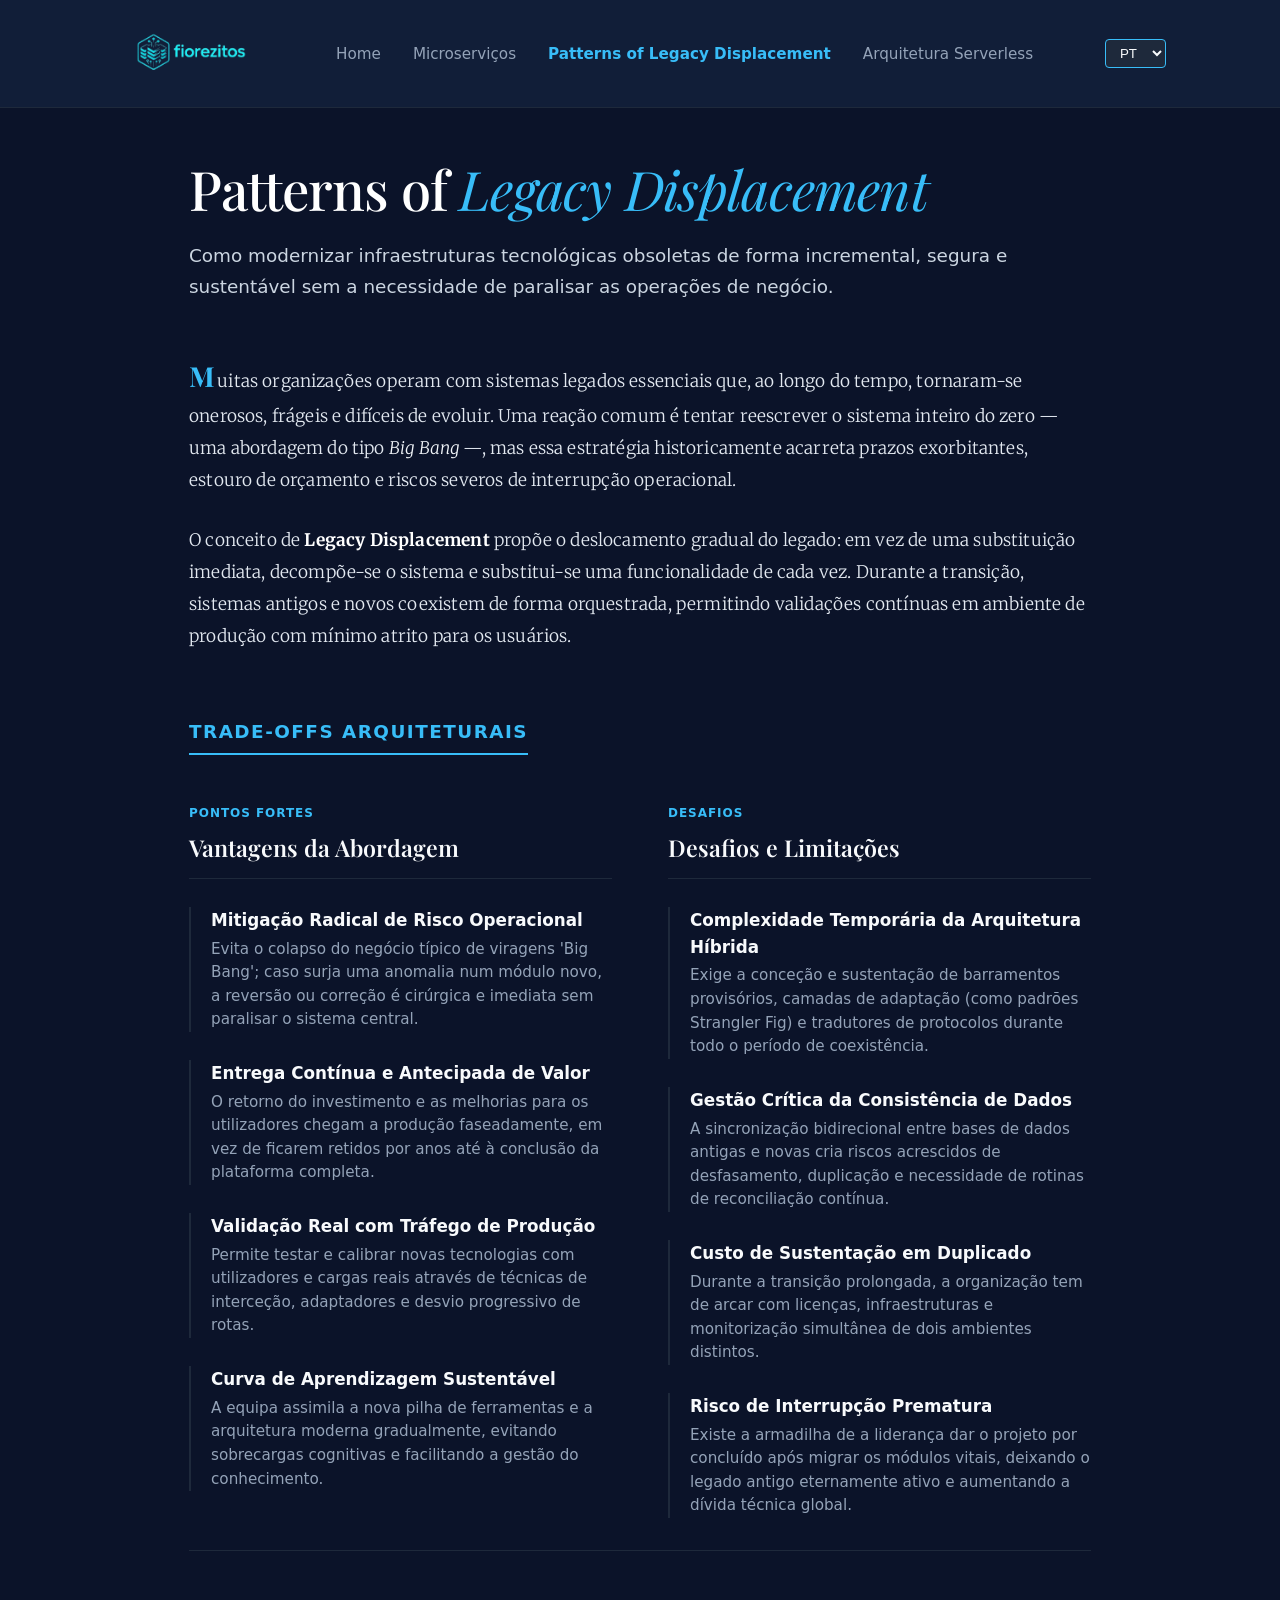
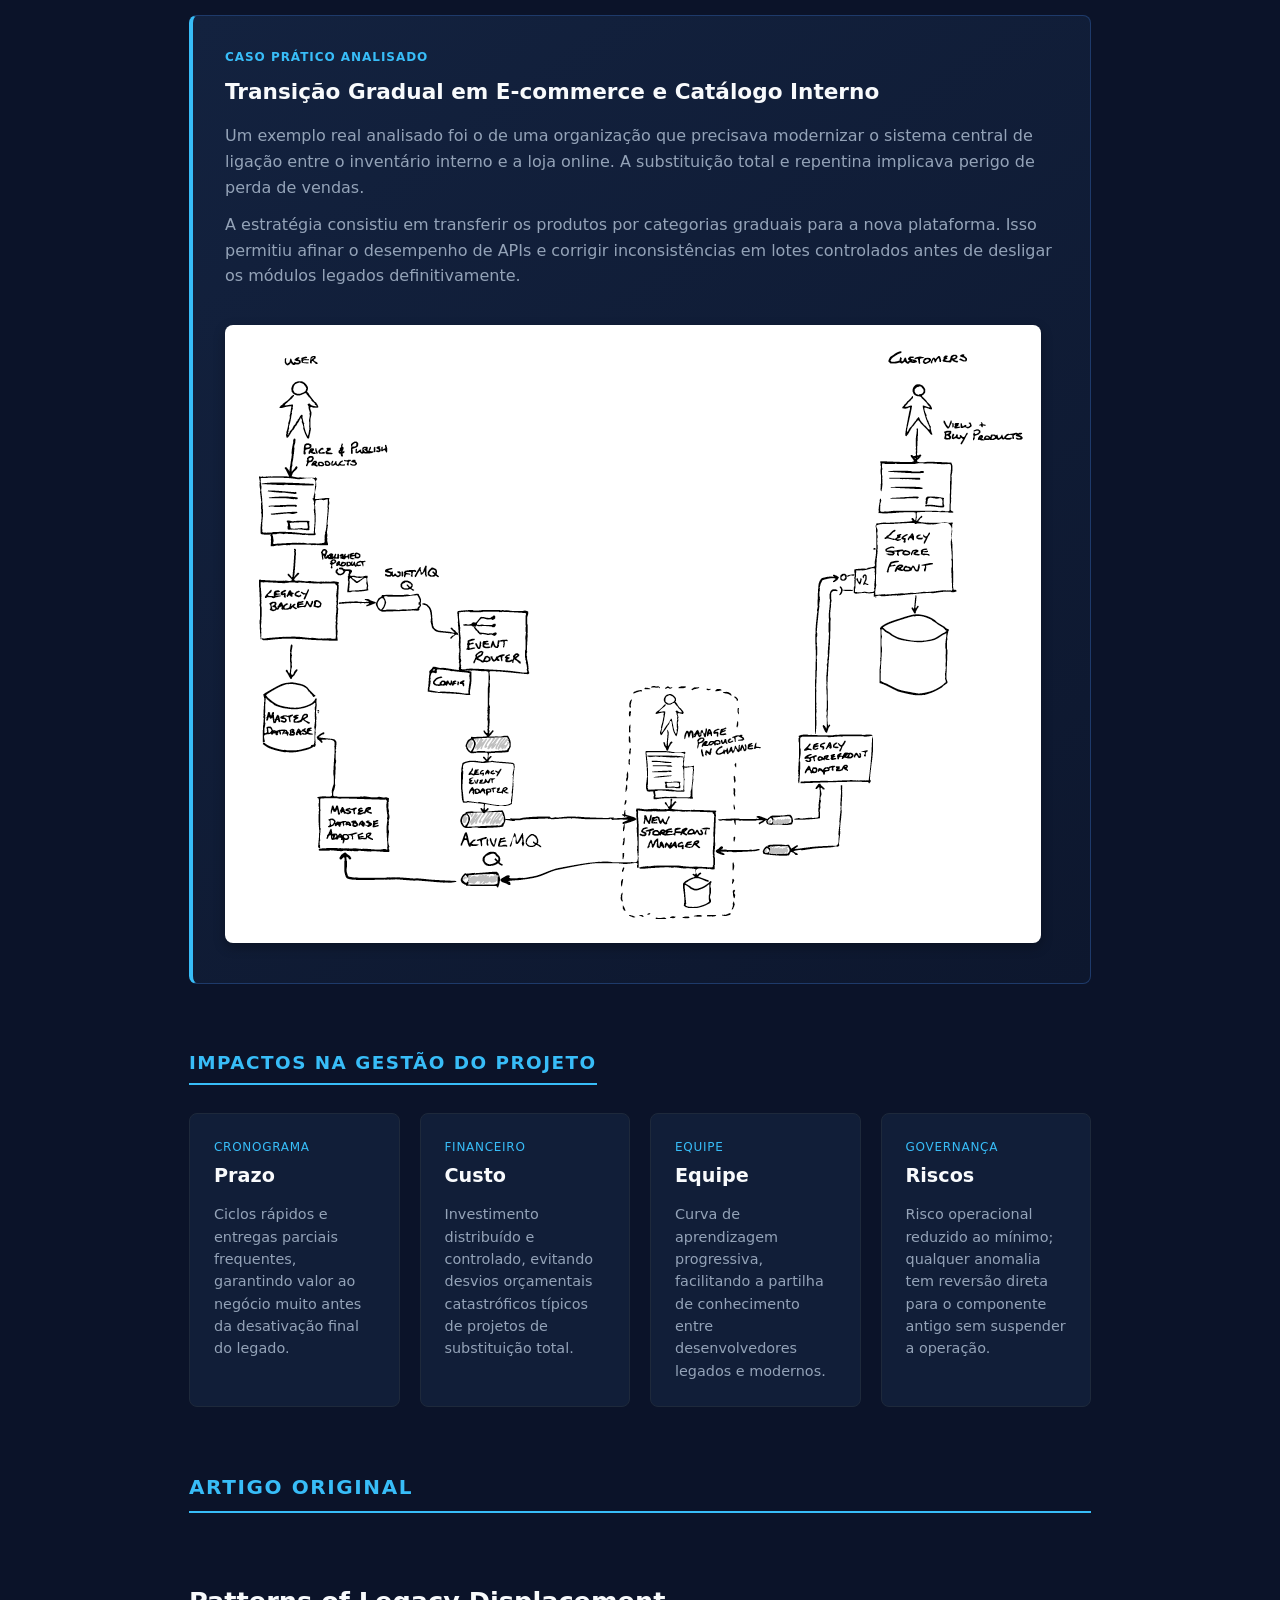
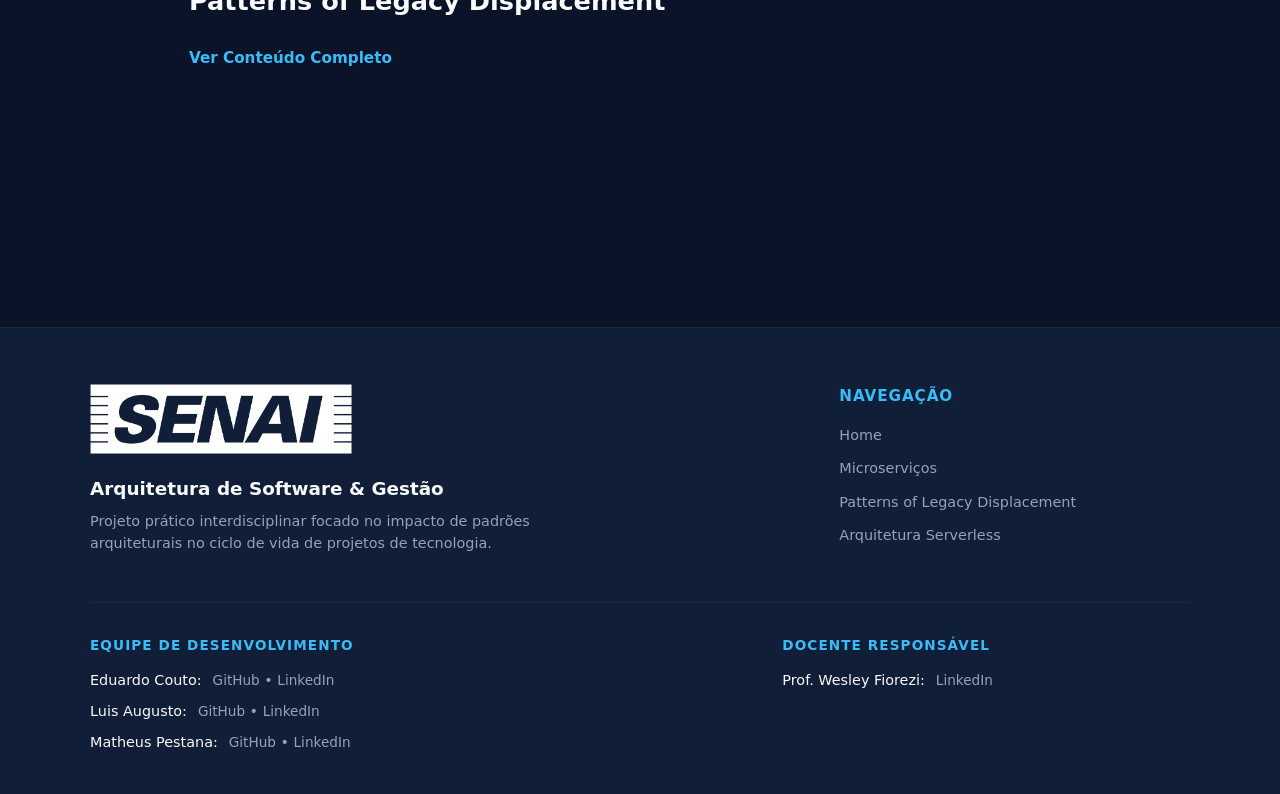
<file: sistemasLegados.html>
<!doctype html>
<html lang="pt-BR">

<head>
  <meta charset="UTF-8" />
  <meta name="viewport" content="width=device-width, initial-scale=1.0" />
  <link rel="icon" href="img/logo_oficial1.png" type="image/x-icon">
  <link rel="stylesheet" href="css/index.css" />
  <link rel="stylesheet" href="css/post.css" />

  <link rel="preconnect" href="https://fonts.googleapis.com" />
  <link rel="preconnect" href="https://fonts.gstatic.com" crossorigin />
  <link
    href="https://fonts.googleapis.com/css2?family=Merriweather:ital,wght@0,300;0,400;0,700;1,300;1,400&family=Playfair+Display:ital,wght@0,500;0,700;1,400;1,600&display=swap"
    rel="stylesheet" />
  <title data-i18n="legacy_page_title">Patterns of Legacy Displacement | Arquitetura de Software</title>
</head>

<body>

  <header>
    <nav class="navbar">
      <ul>
        <img src="img/logo_weboficial.png" alt="Logo do site" class="logo" />
        <li><a href="index.html" data-i18n="nav_home">Home</a></li>
        <li><a href="microsservicos.html" data-i18n="nav_microservices">Microserviços</a></li>
        <li><a href="sistemasLegados.html" class="active" data-i18n="nav_legacy">Patterns of Legacy Displacement</a></li>
        <li><a href="Arquiteturas_sem_servidor.html" data-i18n="nav_serverless">Arquitetura Serverless</a></li>
        <li style="margin-left: auto;">
            <select id="language-select" style="background: #1e293b; color: #f8fafc; border: 1px solid #38bdf8; padding: 5px 10px; border-radius: 4px; cursor: pointer;">
                <option value="pt">PT</option>
                <option value="en">EN</option>
            </select>
        </li>
      </ul>
    </nav>
  </header>


  <main class="post-main">
    <div class="post-hero">
      <h1 data-i18n="legacy_hero_title">
        Patterns of <span class="destaque-serif">Legacy Displacement</span>
      </h1>
      <p class="post-lead" data-i18n="legacy_hero_lead">
        Como modernizar infraestruturas tecnológicas obsoletas de forma
        incremental, segura e sustentável sem a necessidade de paralisar as
        operações de negócio.
      </p>
    </div>


    <section class="post-section editorial-article">
      <p class="dropcap-paragraph" data-i18n="legacy_p1">
        Muitas organizações operam com sistemas legados essenciais que, ao
        longo do tempo, tornaram-se onerosos, frágeis e difíceis de evoluir.
        Uma reação comum é tentar reescrever o sistema inteiro do zero — uma
        abordagem do tipo <em>Big Bang</em> —, mas essa estratégia
        historicamente acarreta prazos exorbitantes, estouro de orçamento e
        riscos severos de interrupção operacional.
      </p>
      <p data-i18n="legacy_p2">
        O conceito de <strong>Legacy Displacement</strong> propõe o
        deslocamento gradual do legado: em vez de uma substituição imediata,
        decompõe-se o sistema e substitui-se uma funcionalidade de cada vez.
        Durante a transição, sistemas antigos e novos coexistem de forma
        orquestrada, permitindo validações contínuas em ambiente de produção
        com mínimo atrito para os usuários.
      </p>
    </section>


    <section class="post-section">
      <h2 class="section-badge" data-i18n="tradeoffs">Trade-offs Arquiteturais</h2>

      <div class="tradeoffs-container">

        <div class="tradeoff-column">
          <div class="tradeoff-title">
            <span class="tag-tradeoff" data-i18n="strengths">Pontos Fortes</span>
            <h3 data-i18n="advantages">Vantagens da Abordagem</h3>
          </div>
          <ul class="tradeoff-list">
            <li>
              <strong data-i18n="legacy_adv_1_title">Mitigação Radical de Risco Operacional</strong>
              <p data-i18n="legacy_adv_1_desc">Evita o colapso do negócio típico de viragens "Big Bang"; caso surja uma anomalia num módulo novo, a reversão ou correção é cirúrgica e imediata sem paralisar o sistema central.</p>
            </li>
            <li>
              <strong data-i18n="legacy_adv_2_title">Entrega Contínua e Antecipada de Valor</strong>
              <p data-i18n="legacy_adv_2_desc">O retorno do investimento e as melhorias para os utilizadores chegam a produção faseadamente, em vez de ficarem retidos por anos até à conclusão da plataforma completa.</p>
            </li>
            <li>
              <strong data-i18n="legacy_adv_3_title">Validação Real com Tráfego de Produção</strong>
              <p data-i18n="legacy_adv_3_desc">Permite testar e calibrar novas tecnologias com utilizadores e cargas reais através de técnicas de interceção, adaptadores e desvio progressivo de rotas.</p>
            </li>
            <li>
              <strong data-i18n="legacy_adv_4_title">Curva de Aprendizagem Sustentável</strong>
              <p data-i18n="legacy_adv_4_desc">A equipa assimila a nova pilha de ferramentas e a arquitetura moderna gradualmente, evitando sobrecargas cognitivas e facilitando a gestão do conhecimento.</p>
            </li>
          </ul>
        </div>


        <div class="tradeoff-column">
          <div class="tradeoff-title">
            <span class="tag-tradeoff" data-i18n="challenges">Desafios</span>
            <h3 data-i18n="limitations">Desafios e Limitações</h3>
          </div>
          <ul class="tradeoff-list">
            <li>
              <strong data-i18n="legacy_chal_1_title">Complexidade Temporária da Arquitetura Híbrida</strong>
              <p data-i18n="legacy_chal_1_desc">Exige a conceção e sustentação de barramentos provisórios, camadas de adaptação (como padrões Strangler Fig) e tradutores de protocolos durante todo o período de coexistência.</p>
            </li>
            <li>
              <strong data-i18n="legacy_chal_2_title">Gestão Crítica da Consistência de Dados</strong>
              <p data-i18n="legacy_chal_2_desc">A sincronização bidirecional entre bases de dados antigas e novas cria riscos acrescidos de desfasamento, duplicação e necessidade de rotinas de reconciliação contínua.</p>
            </li>
            <li>
              <strong data-i18n="legacy_chal_3_title">Custo de Sustentação em Duplicado</strong>
              <p data-i18n="legacy_chal_3_desc">Durante a transição prolongada, a organização tem de arcar com licenças, infraestruturas e monitorização simultânea de dois ambientes distintos.</p>
            </li>
            <li>
              <strong data-i18n="legacy_chal_4_title">Risco de Interrupção Prematura</strong>
              <p data-i18n="legacy_chal_4_desc">Existe a armadilha de a liderança dar o projeto por concluído após migrar os módulos vitais, deixando o legado antigo eternamente ativo e aumentando a dívida técnica global.</p>
            </li>
          </ul>
        </div>
      </div>
    </section>


    <section class="post-section">
      <div class="case-study-box">
        <span class="case-tag" data-i18n="legacy_case_tag">Caso Prático Analisado</span>
        <h3 data-i18n="legacy_case_title">Transição Gradual em E-commerce e Catálogo Interno</h3>
        <p data-i18n="legacy_case_p1">
          Um exemplo real analisado foi o de uma organização que precisava
          modernizar o sistema central de ligação entre o inventário interno e
          a loja online. A substituição total e repentina implicava perigo de
          perda de vendas.
        </p>
        <p data-i18n="legacy_case_p2">
          A estratégia consistiu em transferir os produtos por categorias
          graduais para a nova plataforma. Isso permitiu afinar o desempenho
          de APIs e corrigir inconsistências em lotes controlados antes de
          desligar os módulos legados definitivamente.
        </p>
        <img src="img/legacy.png" alt="Ilustração do conceito Serverless" class="monolith">
      </div>
    </section>


    <section class="post-section">
      <h2 class="section-badge" data-i18n="project_impacts">Impactos na Gestão do Projeto</h2>
      <div class="management-grid">
        <div class="management-card">
          <div class="card-pillar">
            <span class="pillar-label" data-i18n="timeline">Cronograma</span>
            <h4 data-i18n="deadline">Prazo</h4>
          </div>
          <p data-i18n="legacy_mg_1">
            Ciclos rápidos e entregas parciais frequentes, garantindo valor ao
            negócio muito antes da desativação final do legado.
          </p>
        </div>

        <div class="management-card">
          <div class="card-pillar">
            <span class="pillar-label" data-i18n="financial">Financeiro</span>
            <h4 data-i18n="cost">Custo</h4>
          </div>
          <p data-i18n="legacy_mg_2">
            Investimento distribuído e controlado, evitando desvios
            orçamentais catastróficos típicos de projetos de substituição
            total.
          </p>
        </div>

        <div class="management-card">
          <div class="card-pillar">
            <span class="pillar-label" data-i18n="people">Equipe</span>
            <h4 data-i18n="team_label">Equipe</h4>
          </div>
          <p data-i18n="legacy_mg_3">
            Curva de aprendizagem progressiva, facilitando a partilha de
            conhecimento entre desenvolvedores legados e modernos.
          </p>
        </div>

        <div class="management-card">
          <div class="card-pillar">
            <span class="pillar-label" data-i18n="governance">Governança</span>
            <h4 data-i18n="risks">Riscos</h4>
          </div>
          <p data-i18n="legacy_mg_4">
            Risco operacional reduzido ao mínimo; qualquer anomalia tem
            reversão direta para o componente antigo sem suspender a operação.
          </p>
        </div>
      </div>
    </section>

    <section id="artigos">
      <h2 data-i18n="original_article">Artigo Original</h2>
      <article class="card">
        <h3>Patterns of Legacy Displacement</h3>
        <p></p>
        <a href="https://martinfowler.com/articles/patterns-legacy-displacement/" data-i18n="read_full">Ver Conteúdo Completo</a>
      </article>
    </section>
  </main>


  <footer class="main-footer">
    <div class="footer-container">
      <div class="footer-brand">
        <img src="img/logos_senai_branco.png" alt="Logo SENAI" class="logo-senai" />
        <h3 data-i18n="footer_brand_h3">Arquitetura de Software & Gestão</h3>
        <p data-i18n="footer_brand_p">
          Projeto prático interdisciplinar focado no impacto de padrões
          arquiteturais no ciclo de vida de projetos de tecnologia.
        </p>
      </div>

      <div class="footer-links">
        <h4 data-i18n="footer_nav">Navegação</h4>
        <ul>
          <li><a href="index.html" data-i18n="nav_home">Home</a></li>
          <li><a href="microsservicos.html" data-i18n="nav_microservices">Microserviços</a></li>
          <li><a href="sistemasLegados.html" data-i18n="nav_legacy">Patterns of Legacy Displacement</a></li>
          <li><a href="Arquiteturas_sem_servidor.html" data-i18n="nav_serverless">Arquitetura Serverless</a></li>
        </ul>
      </div>

      <div class="footer-socials">
        <div class="social-group">
          <h4 data-i18n="footer_team">Equipe de Desenvolvimento</h4>
          <ul class="social-list">
            <li>
              <span class="member-name">Eduardo Couto:</span>
              <a href="https://github.com/Azumii20" target="_blank" rel="noopener noreferrer">GitHub</a>
              &bull;
              <a href="https://www.linkedin.com/in/eduardo-couto-a0a858279/?isSelfProfile=true" target="_blank"
                rel="noopener noreferrer">LinkedIn</a>
            </li>
            <li>
              <span class="member-name">Luis Augusto:</span>
              <a href="https://github.com/Augustoluissilva" target="_blank" rel="noopener noreferrer">GitHub</a>
              &bull;
              <a href="https://www.linkedin.com/in/luis-augusto-santos-silva/" target="_blank"
                rel="noopener noreferrer">LinkedIn</a>
            </li>
            <li>
              <span class="member-name">Matheus Pestana:</span>
              <a href="https://github.com/matheus-pestana" target="_blank" rel="noopener noreferrer">GitHub</a>
              &bull;
              <a href="https://www.linkedin.com/in/matheus-arcangelo?utm_source=share_via&utm_content=profile&utm_medium=member_android"
                target="_blank" rel="noopener noreferrer">LinkedIn</a>
            </li>
          </ul>
        </div>

        <div class="social-group docente">
          <h4 data-i18n="footer_teacher">Docente Responsável</h4>
          <p class="docente-info">
            <span class="member-name">Prof. Wesley Fiorezi:</span>
            <a href="https://www.linkedin.com/in/wesley-fioreze/" target="_blank" rel="noopener noreferrer">LinkedIn</a>
          </p>
        </div>
      </div>
    </div>
  </footer>
  <script src="js/translate.js"></script>
</body>

</html>
</file>
<file: css/index.css>
/* ============================================================
   RESET E VARIÁVEIS GERAIS
   ============================================================ */
* {
    margin: 0;
    padding: 0;
    box-sizing: border-box;
}

:root {
    --bg-primary: #0b1329;       /* Fundo do site */
    --bg-surface: #111e38;       /* Fundo da navbar */
    --accent-color: #38bdf8;     /* Ciano de destaque */
    --text-primary: #f8fafc;     /* Títulos e textos claros */
    --text-secondary: #94a3b8;   /* Descrições e notas */
    --border-color: #1e293b;     /* Divisórias subtis */
}

body {
    font-family: system-ui, -apple-system, BlinkMacSystemFont, 'Segoe UI', Roboto, Oxygen, Ubuntu, Cantarell, sans-serif;
    background-color: var(--bg-primary);
    color: var(--text-primary);
    line-height: 1.6;
    min-height: 100vh;
}

/* ============================================================
   HEADER E NAVBAR (COM LOGO)
   ============================================================ */
header {
    background-color: var(--bg-surface);
    border-bottom: 1px solid var(--border-color);
    position: sticky;
    top: 0;
    z-index: 100;
}

.navbar {
    max-width: 1100px;
    margin: 0 auto;
    padding: 1rem 1.5rem; /* Ajustado para dar melhor margem vertical ao logótipo */
}

.navbar ul {
    list-style: none;
    display: flex;
    align-items: center;
    gap: 2rem;
}

/* Logótipo aumentado e alinhado à esquerda */
.navbar .logo {
    height: 75px; 
    width: auto;
    object-fit: contain;
    margin-right: auto;
    transition: transform 0.2s ease;
}

.navbar .logo:hover {
    transform: scale(1.03);
}

.navbar a {
    color: var(--text-secondary);
    text-decoration: none;
    font-size: 0.95rem;
    font-weight: 500;
    transition: color 0.2s ease;
}

.navbar a:hover {
    color: var(--accent-color);
}

.navbar .active {
    color: var(--accent-color);
    font-weight: 600;
}


main {
    max-width: 1100px;
    margin: 0 auto;
    padding: 3rem 1.5rem;
}

/* Apresentação (Hero Editorial) */
#apresentacao {
    text-align: center;
    padding: 1.5rem 0 3.5rem 0;
    border-bottom: 1px solid var(--border-color);
    margin-bottom: 3rem;
}

#apresentacao h1 {
    font-size: 2.6rem;
    font-weight: 800;
    letter-spacing: -0.03em;
    margin-bottom: 0.75rem;
}

.titulo_colorido{
    color: var(--accent-color);
}

#apresentacao p {
    font-size: 1.15rem;
    color: var(--text-secondary);
    max-width: 720px;
    margin: 0 auto;
}


#artigos {
    margin-bottom: 5rem;
}

#artigos h2 {
    font-size: 1.25rem;
    text-transform: uppercase;
    letter-spacing: 0.08em;
    color: var(--accent-color);
    border-bottom: 2px solid var(--accent-color);
    padding-bottom: 0.5rem;
    margin-bottom: 2.5rem;
}

/* Estrutura das notícias: estilo editorial limpo com divisórias */
#artigos .card {
    background: transparent;
    border: none;
    border-bottom: 1px solid var(--border-color);
    padding: 2rem 0;
    margin-bottom: 0;
    display: flex;
    flex-direction: column;
    align-items: flex-start;
}

#artigos .card:last-of-type {
    border-bottom: none;
}

/* Título de notícia */
#artigos .card h3 {
    font-size: 1.6rem;
    font-weight: 700;
    color: var(--text-primary);
    margin-bottom: 0.75rem;
    line-height: 1.3;
}

/* Parágrafo / Linha de apoio editorial */
#artigos .card p {
    color: var(--text-secondary);
    font-size: 1.05rem;
    max-width: 850px;
    margin-bottom: 1rem;
}

/* Ligação de leitura inline */
#artigos .card a {
    color: var(--accent-color);
    text-decoration: none;
    font-weight: 600;
    font-size: 0.95rem;
    display: inline-flex;
    align-items: center;
    gap: 0.35rem;
    background: transparent;
    border: none;
    padding: 0;
    transition: transform 0.2s ease, color 0.2s ease;
}

#artigos .card a:hover {
    color: #ffffff;
    transform: translateX(5px);
}

/* ============================================================
   SECÇÃO DA EQUIPA
   ============================================================ */
#equipe {
    border-top: 1px solid var(--border-color);
    padding-top: 3.5rem;
}

#equipe h2 {
    font-size: 1.25rem;
    text-transform: uppercase;
    letter-spacing: 0.08em;
    color: var(--accent-color);
    text-align: center;
    margin-bottom: 3rem;
}

#equipe ul {
    list-style: none;
    display: grid;
    grid-template-columns: repeat(auto-fit, minmax(230px, 1fr));
    gap: 2rem;
}

#equipe li {
    text-align: center;
    display: flex;
    flex-direction: column;
    align-items: center;
}

#equipe li img {
    width: 120px;
    height: 120px;
    border-radius: 50%;
    object-fit: cover;
    margin-bottom: 1rem;
    border: 2px solid var(--accent-color);
}

#equipe li p:first-of-type {
    font-size: 1.1rem;
    font-weight: 600;
    color: var(--text-primary);
    margin-bottom: 0.25rem;
}

#equipe li p:last-of-type {
    font-size: 0.85rem;
    color: var(--text-secondary);
    text-transform: uppercase;
    letter-spacing: 0.05em;
}

/* ============================================================
   RESPONSIVIDADE (MOBILE)
   ============================================================ */
@media (max-width: 768px) {
    .navbar ul {
        flex-wrap: wrap;
        gap: 1rem;
        justify-content: center;
    }

    .navbar .logo {
        margin-right: 0;
        height: 60px; /* Redução ligeira em ecrãs móveis para manter a proporção */
        width: 100%;
        text-align: center;
    }

    #apresentacao h1 {
        font-size: 2rem;
    }

    #artigos .card h3 {
        font-size: 1.35rem;
    }

    #equipe ul {
        grid-template-columns: 1fr;
    }
}

/* ============================================================
   RODAPÉ COMPLETO (.main-footer)
   ============================================================ */
.main-footer {
    background-color: var(--bg-surface);
    border-top: 1px solid var(--border-color);
    padding: 3.5rem 1.5rem 2.5rem;
    margin-top: 4rem;
}

.footer-container {
    max-width: 1100px;
    margin: 0 auto;
    display: grid;
    grid-template-columns: 2fr 1fr;
    gap: 3rem;
}

/* Coluna Institucional com Logo do SENAI */
.footer-brand {
    display: flex;
    flex-direction: column;
    align-items: flex-start;
}

.logo-senai {
    height: 70px;                  /* Tamanho aumentado */
    width: auto;
    object-fit: contain;
    margin-bottom: 1.25rem;
    display: block;
    background: transparent;
    border: none;
    
    /* Elimina o fundo cinza claro mesclando com o fundo escuro */
    mix-blend-mode: screen;
    filter: grayscale(100%) contrast(150%);
}

.footer-brand h3 {
    font-size: 1.15rem;
    color: var(--text-primary);
    margin-bottom: 0.5rem;
}

.footer-brand p {
    color: var(--text-secondary);
    font-size: 0.9rem;
    max-width: 480px;
    line-height: 1.5;
}

/* Links Rápidos */
.footer-links h4 {
    font-size: 0.95rem;
    text-transform: uppercase;
    letter-spacing: 0.06em;
    color: var(--accent-color);
    margin-bottom: 0.85rem;
}

.footer-links ul {
    list-style: none;
    display: flex;
    flex-direction: column;
    gap: 0.5rem;
    padding: 0;
}

.footer-links a {
    color: var(--text-secondary);
    text-decoration: none;
    font-size: 0.9rem;
    transition: color 0.2s ease;
}

.footer-links a:hover {
    color: var(--accent-color);
}

/* Seção de Redes Sociais */
.footer-socials {
    grid-column: 1 / -1;
    border-top: 1px solid var(--border-color);
    padding-top: 2rem;
    display: grid;
    grid-template-columns: 1.6fr 1fr;
    gap: 2.5rem;
}

.footer-socials h4 {
    font-size: 0.85rem;
    text-transform: uppercase;
    letter-spacing: 0.08em;
    color: var(--accent-color);
    margin-bottom: 0.75rem;
}

.social-list {
    list-style: none;
    display: flex;
    flex-direction: column;
    gap: 0.5rem;
    padding: 0;
}

.social-list li,
.docente-info {
    font-size: 0.9rem;
    color: var(--text-secondary);
}

.member-name {
    color: var(--text-primary);
    font-weight: 500;
    margin-right: 0.4rem;
}

.footer-socials a {
    color: var(--text-secondary);
    text-decoration: none;
    font-size: 0.85rem;
    transition: color 0.2s ease;
}

.footer-socials a:hover {
    color: var(--accent-color);
    text-decoration: underline;
}

/* ============================================================
   RESPONSIVIDADE DO RODAPÉ
   ============================================================ */
@media (max-width: 768px) {
    .footer-container {
        grid-template-columns: 1fr;
        gap: 2rem;
    }

    .footer-socials {
        grid-template-columns: 1fr;
        gap: 1.5rem;
    }
}
</file>
<file: css/post.css>
.post-main {
    max-width: 950px;
    margin: 0 auto;
    padding: 3rem 1.5rem 5rem;
}

.post-hero {
    background: transparent !important;
    border: none !important;
    box-shadow: none !important;
    padding: 0;
    margin-bottom: 3rem;
}


.post-hero h1 {
    font-family: 'Playfair Display', Georgia, 'Times New Roman', serif;
    font-size: 3.4rem;
    font-weight: 500;
    color: #ffffff;
    line-height: 1.2;
    letter-spacing: -0.015em;
    margin-bottom: 1.25rem;
}


.post-hero h1 .destaque-serif {
    font-style: italic;
    font-weight: 400;
    color: #38bdf8;
    position: relative;
    display: inline-block;
    padding-bottom: 0;
    border-bottom: none !important;
    text-decoration: none !important;
}


.post-lead {
    font-family: system-ui, -apple-system, BlinkMacSystemFont, 'Segoe UI', Roboto, sans-serif;
    font-size: 1.15rem;
    color: #cbd5e1;
    line-height: 1.65;
    max-width: 880px;
    margin-bottom: 1.5rem;
}


.post-meta-bar {
    font-size: 0.88rem;
    color: #64748b;
    display: flex;
    align-items: center;
    gap: 0.6rem;
    padding-bottom: 1.5rem;
    border-bottom: 1px solid var(--border-color);
}

.external-source {
    color: var(--accent-color);
    text-decoration: none;
    font-weight: 600;
    transition: color 0.2s ease;
}

.external-source:hover {
    color: #ffffff;
    text-decoration: underline;
}


.editorial-article {
    margin-bottom: 3.5rem;
}

.editorial-article p {
    font-family: 'Merriweather', Georgia, 'Times New Roman', serif;
    font-size: 1.08rem;
    font-weight: 300;
    line-height: 1.85;
    color: #e2e8f0;
    margin-bottom: 1.75rem;
    letter-spacing: 0.01em;
}

.editorial-article strong {
    font-weight: 700;
    color: #ffffff;
}

.editorial-article em {
    font-style: italic;
    color: #f1f5f9;
}

/* Primeira letra destacada (apenas na primeira linha) */
.dropcap-paragraph::first-letter {
    font-family: 'Playfair Display', Georgia, serif;
    font-size: 1.6em;
    font-weight: 700;
    color: #38bdf8;
    float: none;
    margin: 0;
    padding: 0 2px 0 0;
    vertical-align: baseline;
}


.post-section {
    margin-bottom: 4rem;
}

.monolith {
    max-width: 100%;
    height: auto;
    margin-top: 1.5rem;
    border-radius: 8px;
    box-shadow: 0 4px 12px rgba(0, 0, 0, 0.3);
}

.section-badge {
    font-size: 1.15rem;
    text-transform: uppercase;
    letter-spacing: 0.08em;
    color: var(--accent-color);
    border-bottom: 2px solid var(--accent-color);
    padding-bottom: 0.4rem;
    margin-bottom: 1.75rem;
    display: inline-block;
}


.tradeoffs-container {
    display: grid;
    grid-template-columns: 1fr 1fr;
    gap: 3.5rem;
    padding: 1rem 0 2rem;
    border-bottom: 1px solid var(--border-color);
}

.tradeoff-column {
    display: flex;
    flex-direction: column;
}

.tradeoff-title {
    margin-bottom: 1.75rem;
    padding-bottom: 0.75rem;
    border-bottom: 1px solid var(--border-color);
}

.tag-tradeoff {
    display: inline-block;
    font-size: 0.75rem;
    font-weight: 700;
    text-transform: uppercase;
    letter-spacing: 0.08em;
    color: var(--accent-color);
    margin-bottom: 0.35rem;
}

.tradeoff-title h3 {
    font-family: 'Playfair Display', Georgia, serif;
    font-size: 1.45rem;
    font-weight: 600;
    color: var(--text-primary);
}

.tradeoff-list {
    list-style: none;
    padding: 0;
    display: flex;
    flex-direction: column;
    gap: 1.75rem;
}

.tradeoff-list li {
    position: relative;
    padding-left: 1.25rem;
    border-left: 2px solid var(--border-color);
    transition: border-left-color 0.2s ease;
}

.tradeoff-list li:hover {
    border-left-color: var(--accent-color);
}

.tradeoff-list strong {
    display: block;
    font-size: 1.05rem;
    font-weight: 600;
    color: var(--text-primary);
    margin-bottom: 0.25rem;
}

.tradeoff-list p {
    font-family: system-ui, -apple-system, BlinkMacSystemFont, 'Segoe UI', Roboto, sans-serif !important;
    font-size: 0.95rem !important;
    color: var(--text-secondary) !important;
    line-height: 1.55 !important;
    margin: 0 !important;
}


.case-study-box {
    background: linear-gradient(145deg, #13223f 0%, #0d172e 100%);
    border: 1px solid #1e3a6a;
    border-left: 4px solid var(--accent-color);
    border-radius: 8px;
    padding: 2rem;
}

.case-tag {
    font-size: 0.75rem;
    text-transform: uppercase;
    letter-spacing: 0.08em;
    font-weight: 700;
    color: var(--accent-color);
    display: block;
    margin-bottom: 0.5rem;
}

.case-study-box h3 {
    font-size: 1.35rem;
    margin-bottom: 0.85rem;
    color: var(--text-primary);
}

.case-study-box p {
    font-size: 1rem;
    color: var(--text-secondary);
    line-height: 1.6;
    margin-bottom: 0.75rem;
}

.case-study-box p:last-child {
    margin-bottom: 0;
}


.management-grid {
    display: grid;
    grid-template-columns: repeat(auto-fit, minmax(210px, 1fr));
    gap: 1.25rem;
}

.management-card {
    background-color: var(--bg-surface);
    border: 1px solid var(--border-color);
    border-radius: 8px;
    padding: 1.5rem;
    transition: transform 0.2s ease, border-color 0.2s ease;
}

.management-card:hover {
    transform: translateY(-3px);
    border-color: var(--accent-color);
}

.card-pillar {
    margin-bottom: 0.5rem;
}

.pillar-label {
    font-size: 0.75rem;
    text-transform: uppercase;
    letter-spacing: 0.06em;
    color: var(--accent-color);
    display: block;
    margin-bottom: 0.2rem;
}

.card-pillar h4 {
    font-size: 1.2rem;
    color: var(--text-primary);
    margin-bottom: 0.75rem;
}

.management-card p {
    font-size: 0.9rem;
    color: var(--text-secondary);
    line-height: 1.55;
    margin: 0;
}


@media (max-width: 768px) {
    .post-hero h1 {
        font-size: 2.2rem;
    }

    .tradeoffs-container {
        grid-template-columns: 1fr;
        gap: 2.5rem;
    }

    .management-grid {
        grid-template-columns: 1fr;
    }
}
</file>
